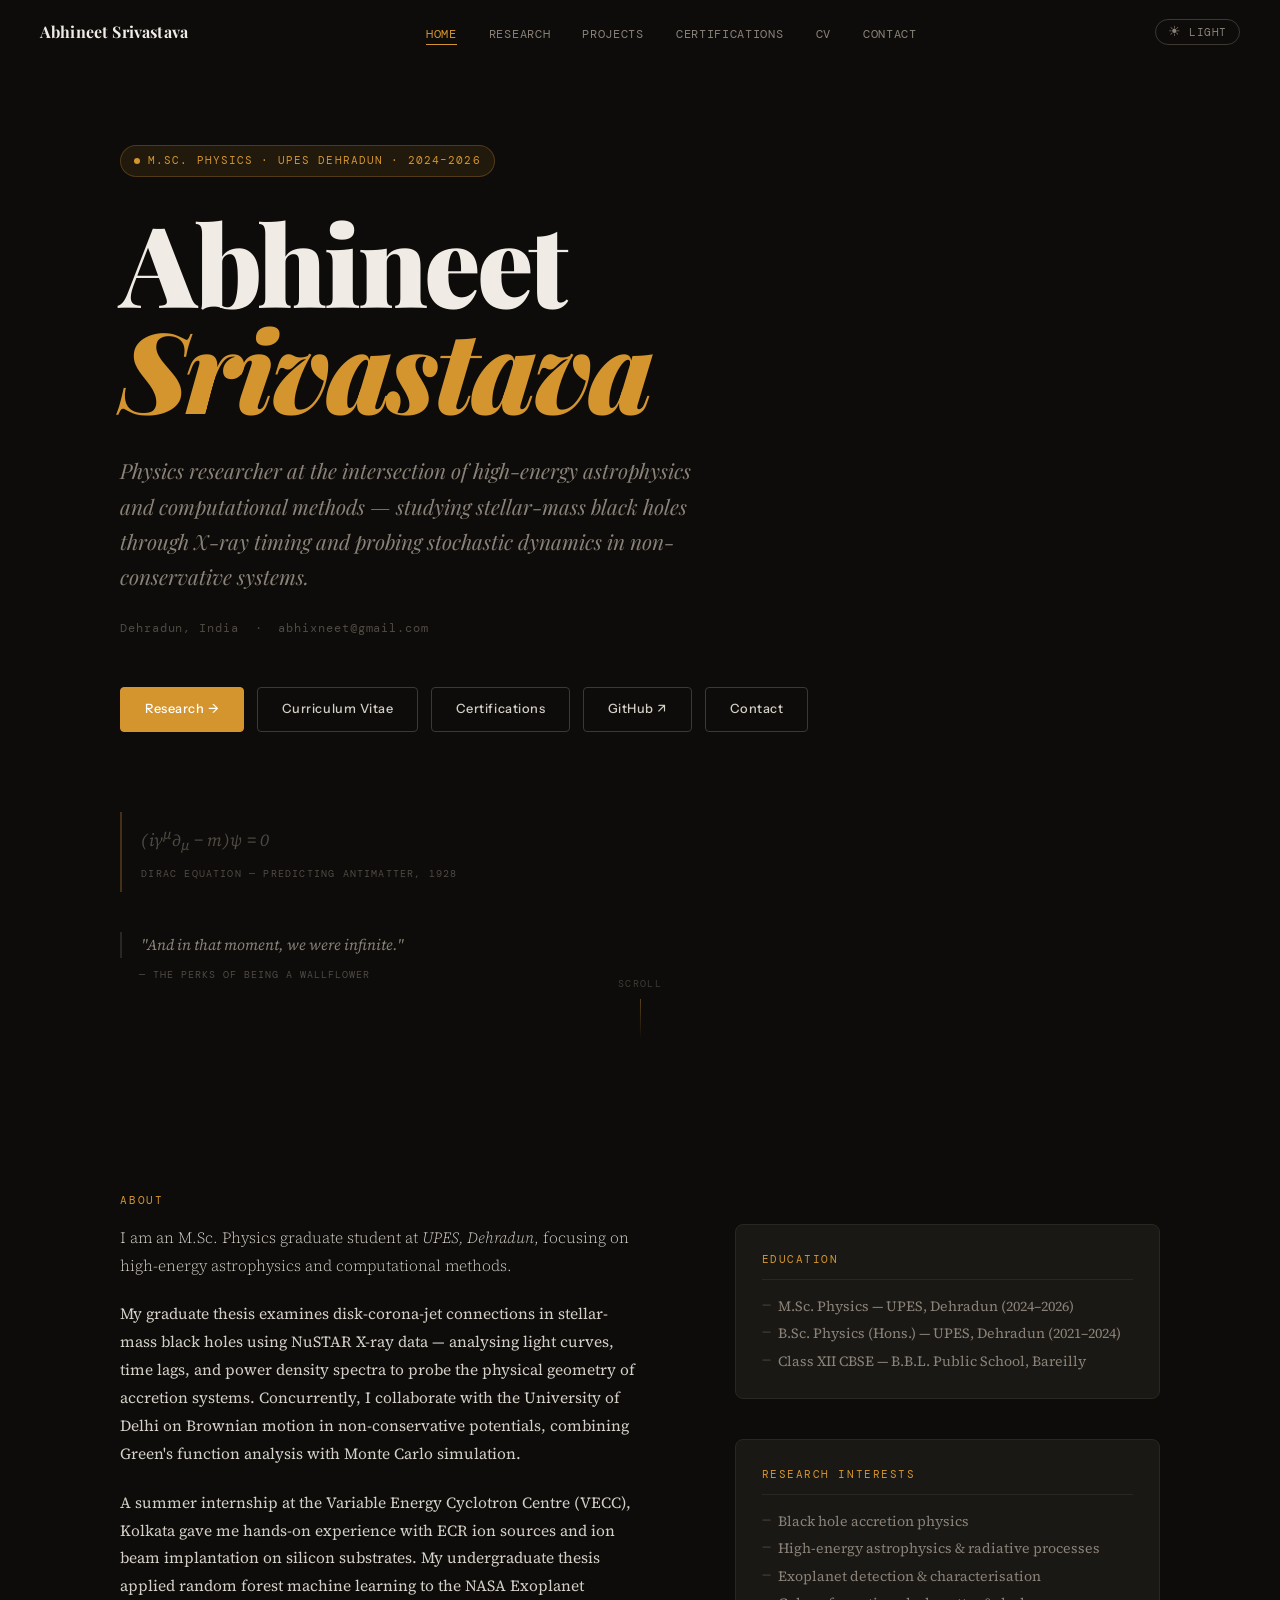
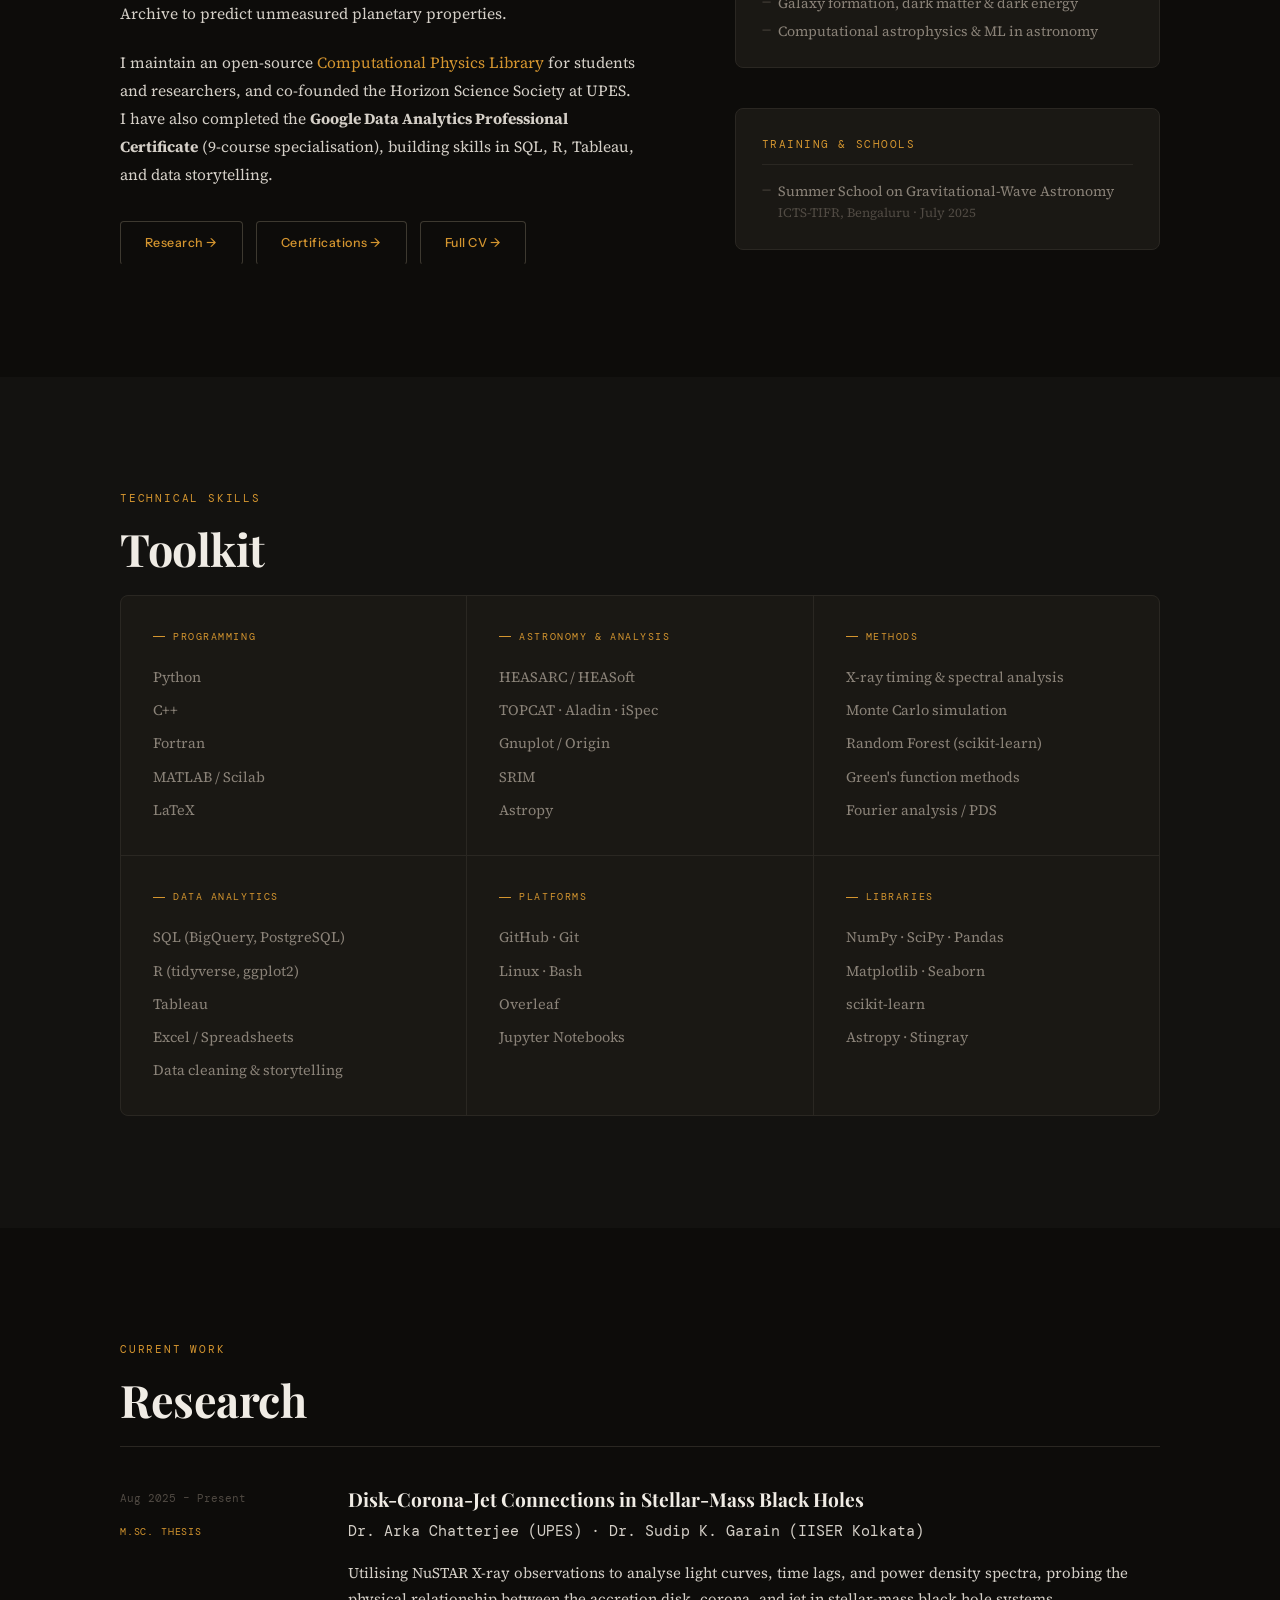
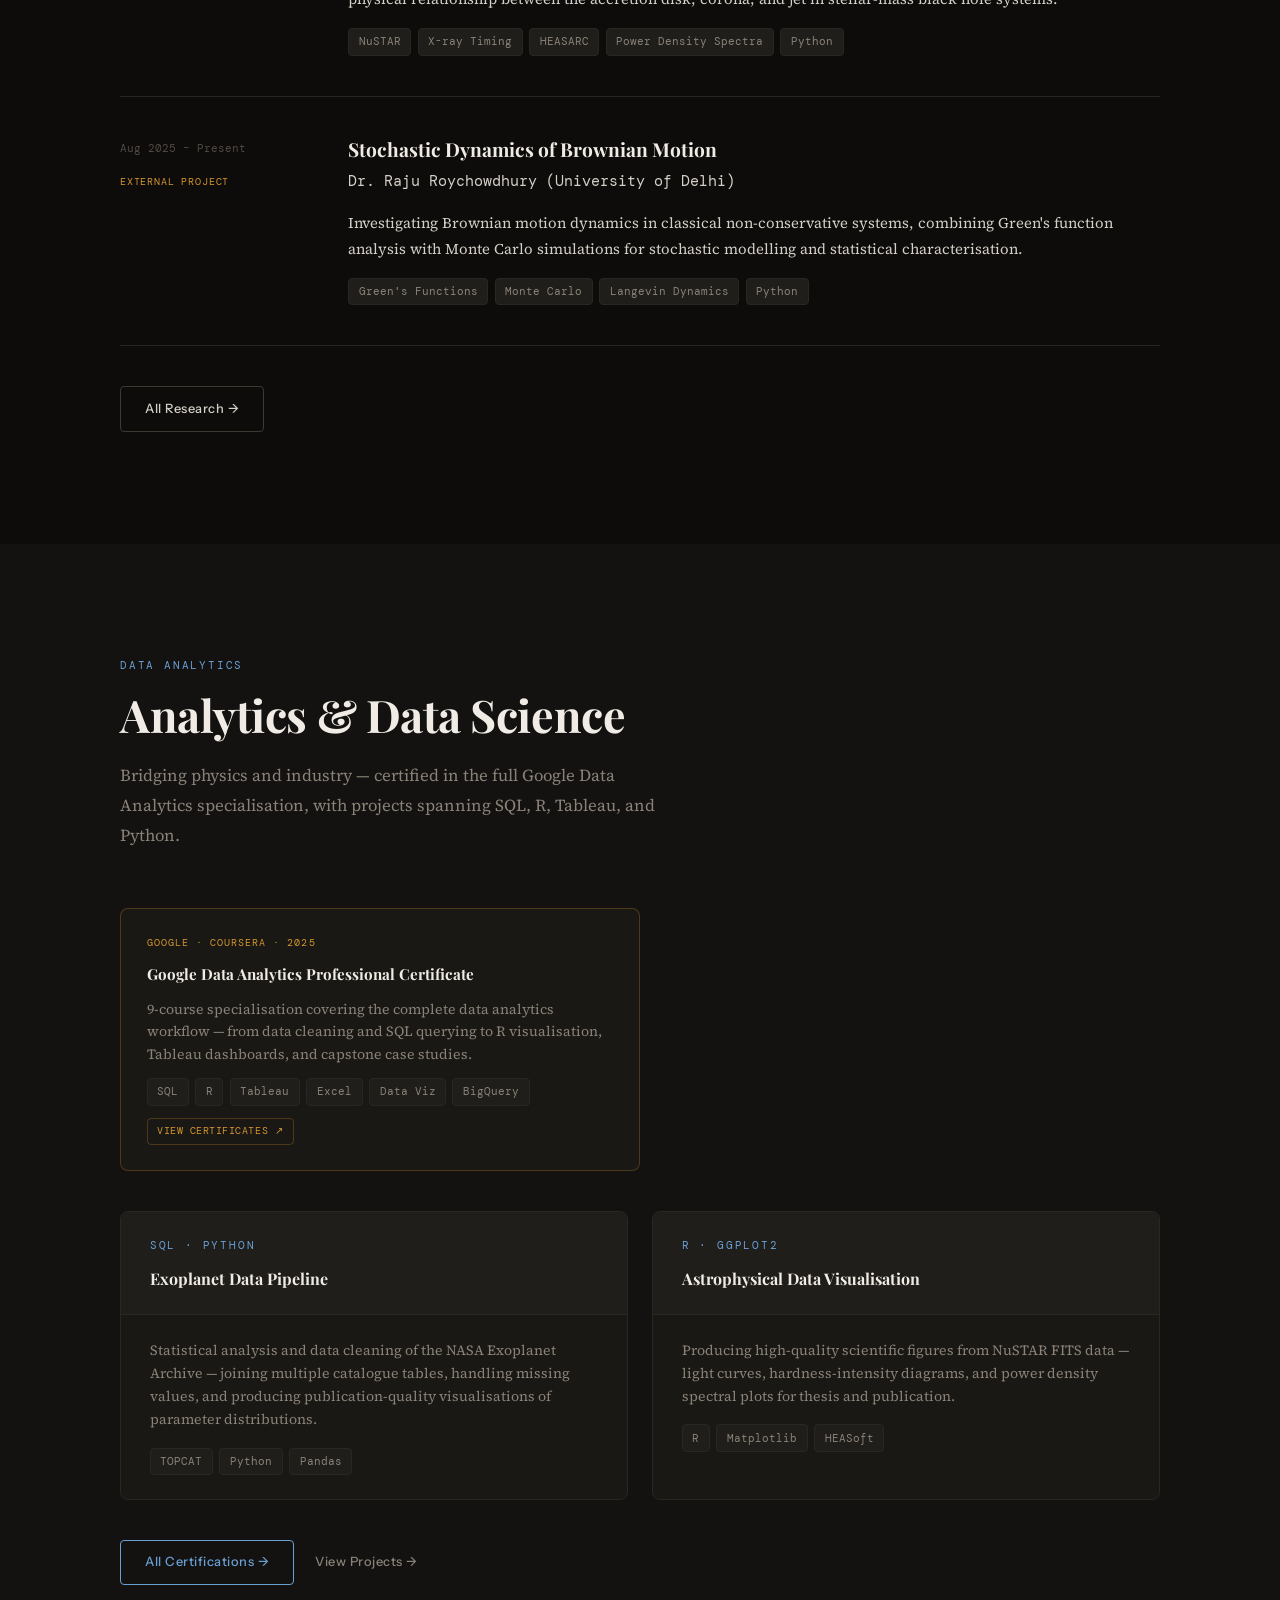
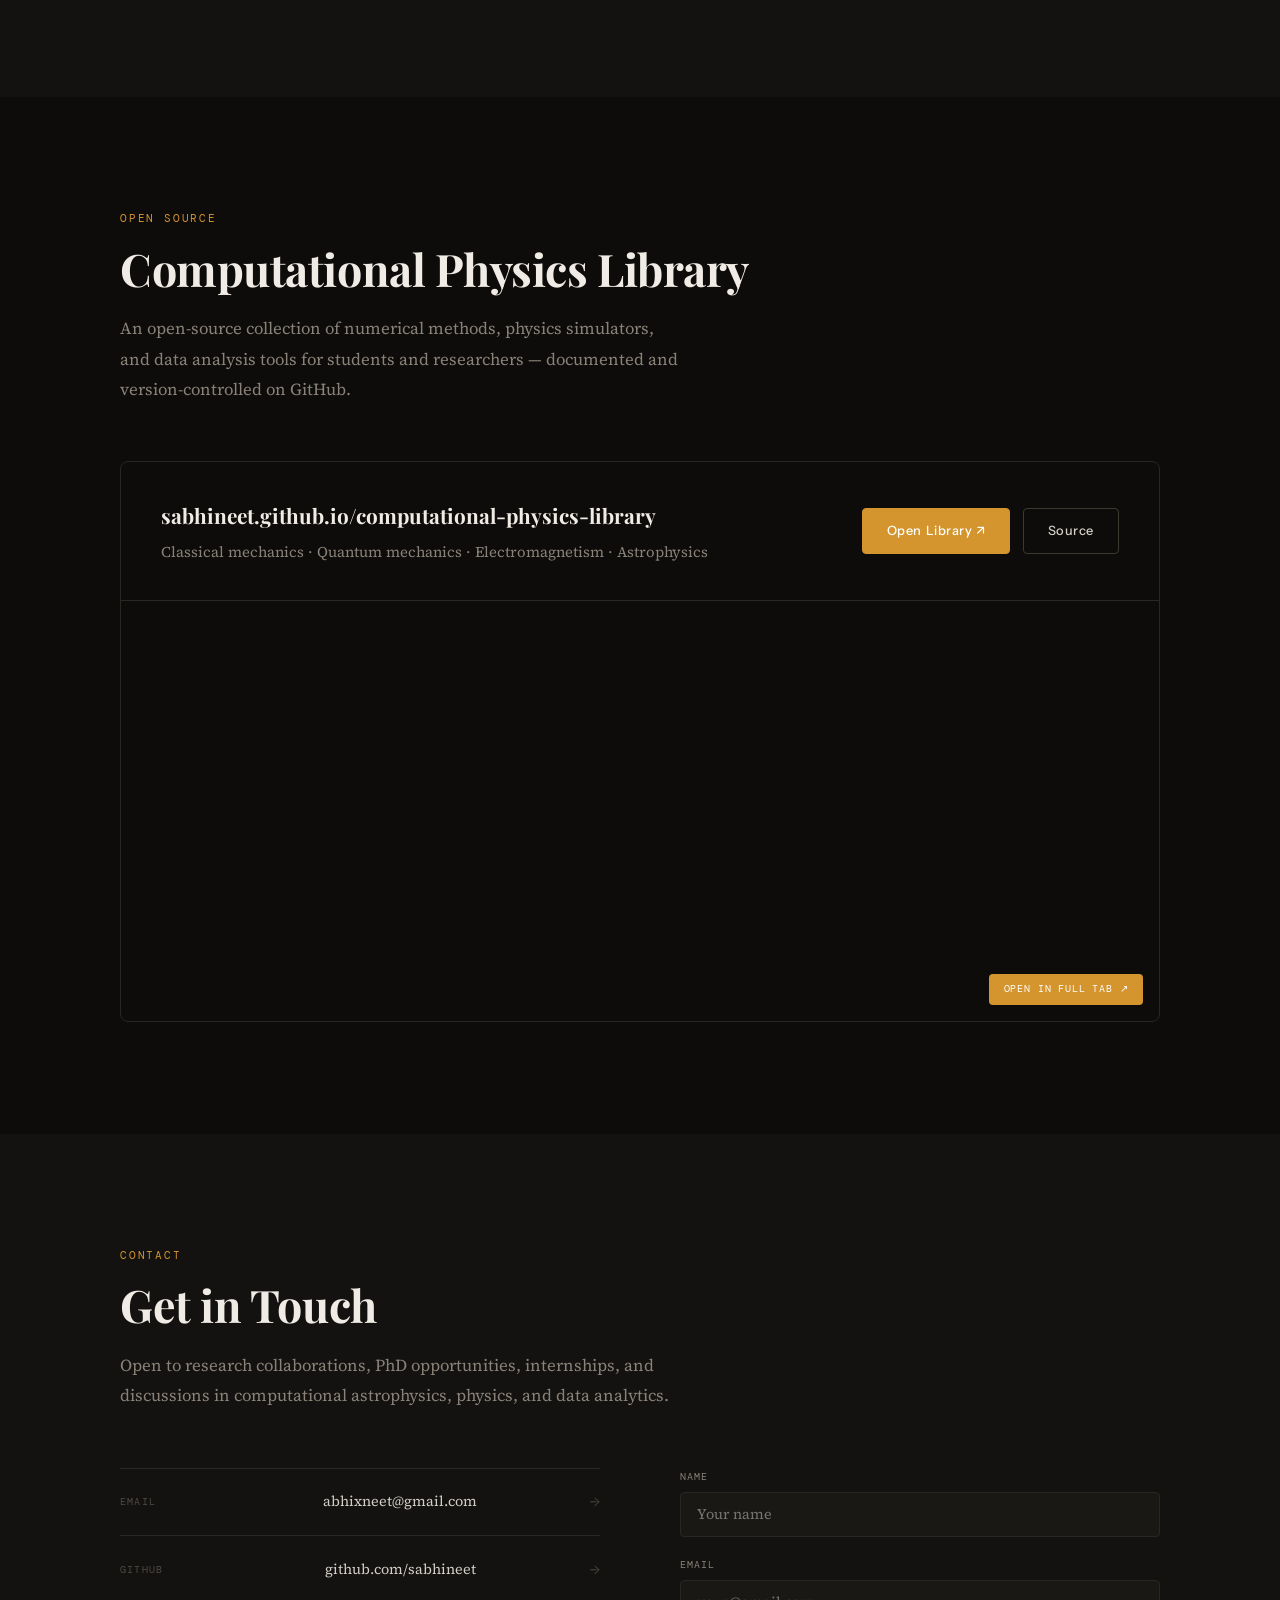
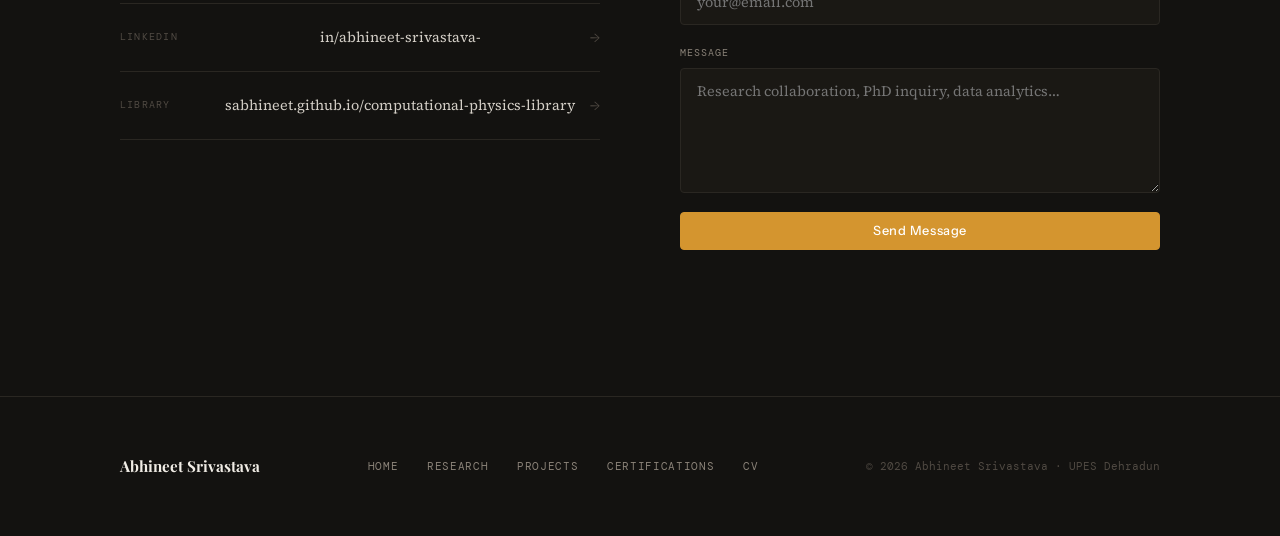
<file: index.html>
<!DOCTYPE html>
<html lang="en">
<head>
  <meta charset="UTF-8" />
  <meta name="viewport" content="width=device-width, initial-scale=1.0" />
  <meta name="description" content="Abhineet Srivastava — M.Sc. Physics researcher at UPES Dehradun specialising in high-energy astrophysics, X-ray timing, and computational physics." />
  <title>Abhineet Srivastava</title>
  <link rel="stylesheet" href="style.css" />
  <script>(function(){var t=localStorage.getItem('theme')||'dark';document.documentElement.setAttribute('data-theme',t);})();</script>
  <link rel="preconnect" href="https://fonts.googleapis.com" />
  <link rel="preconnect" href="https://fonts.gstatic.com" crossorigin />
  <link href="https://fonts.googleapis.com/css2?family=Playfair+Display:ital,wght@0,400;0,600;0,700;0,900;1,400;1,600&family=Source+Serif+4:ital,opsz,wght@0,8..60,300;0,8..60,400;0,8..60,600;1,8..60,300;1,8..60,400&family=DM+Mono:wght@300;400;500&family=Instrument+Sans:wght@400;500;600&display=swap" rel="stylesheet" />
</head>
<body>

  <!-- NAVIGATION -->
  <nav id="navbar">
    <a href="index.html" class="nav-logo">Abhineet Srivastava</a>
    <ul class="nav-links">
      <li><a href="index.html" class="active">Home</a></li>
      <li><a href="research.html">Research</a></li>
      <li><a href="projects.html">Projects</a></li>
      <li><a href="certifications.html">Certifications</a></li>
      <li><a href="cv.html">CV</a></li>
      <li><a href="#contact">Contact</a></li>
    </ul>
    <button class="theme-toggle" id="themeToggle" aria-label="Toggle theme">
      <span class="theme-icon" id="themeIcon">☀</span>
      <span id="themeLabel">Light</span>
    </button>
    <button class="nav-hamburger" id="hamburger" aria-label="Open menu">
      <span></span><span></span><span></span>
    </button>
  </nav>

  <div class="mobile-menu" id="mobileMenu">
    <button class="mobile-close" id="mobileClose">✕</button>
    <ul>
      <li><a href="index.html" class="mobile-link">Home</a></li>
      <li><a href="research.html" class="mobile-link">Research</a></li>
      <li><a href="projects.html" class="mobile-link">Projects</a></li>
      <li><a href="certifications.html" class="mobile-link">Certifications</a></li>
      <li><a href="cv.html" class="mobile-link">CV</a></li>
      <li><a href="#contact" class="mobile-link">Contact</a></li>
    </ul>
  </div>

  <!-- ═══════════════════════════════════════
       HERO — COSMIC
  ═══════════════════════════════════════ -->
  <section id="hero">
    <canvas id="star-canvas" aria-hidden="true"></canvas>

    <div class="hero-inner">
      <div class="hero-status">
        <span class="hero-status-dot"></span>
        M.Sc. Physics · UPES Dehradun · 2024–2026
      </div>

      <h1 class="hero-name">
        Abhineet<br><em>Srivastava</em>
      </h1>

      <p class="hero-tagline">
        Physics researcher at the intersection of high-energy astrophysics
        and computational methods — studying stellar-mass black holes through
        X-ray timing and probing stochastic dynamics in non-conservative systems.
      </p>

      <p class="hero-meta">Dehradun, India &nbsp;·&nbsp; abhixneet@gmail.com</p>

      <div class="hero-cta">
        <a href="research.html" class="btn btn-primary">Research →</a>
        <a href="cv.html" class="btn btn-outline">Curriculum Vitae</a>
        <a href="certifications.html" class="btn btn-outline">Certifications</a>
        <a href="https://github.com/sabhineet" target="_blank" rel="noopener" class="btn btn-outline">GitHub ↗</a>
        <a href="#contact" class="btn btn-outline">Contact</a>
      </div>

      <div class="hero-equation" aria-label="Dirac equation">
        (iγ<sup>μ</sup>∂<sub>μ</sub> − m)ψ = 0
        <span class="hero-equation-caption">Dirac equation — predicting antimatter, 1928</span>
      </div>

      <blockquote class="hero-quote">
        <p>"And in that moment, we were infinite."</p>
        <cite>— The Perks of Being a Wallflower</cite>
      </blockquote>
    </div>

    <div class="hero-scroll" aria-hidden="true">
      <span>Scroll</span>
      <div class="hero-scroll-line"></div>
    </div>
  </section>

  <!-- ═══════════════════════════════════════
       ABOUT
  ═══════════════════════════════════════ -->
  <section id="about" class="section">
    <div class="container">
      <span class="eyebrow">About</span>
      <div class="about-grid">
        <div class="about-text">
          <p class="about-lead">
            I am an M.Sc. Physics graduate student at <em>UPES, Dehradun</em>,
            focusing on high-energy astrophysics and computational methods.
          </p>
          <p>
            My graduate thesis examines disk-corona-jet connections in stellar-mass
            black holes using NuSTAR X-ray data — analysing light curves, time lags,
            and power density spectra to probe the physical geometry of accretion
            systems. Concurrently, I collaborate with the University of Delhi on
            Brownian motion in non-conservative potentials, combining Green's function
            analysis with Monte Carlo simulation.
          </p>
          <p>
            A summer internship at the Variable Energy Cyclotron Centre (VECC), Kolkata
            gave me hands-on experience with ECR ion sources and ion beam implantation
            on silicon substrates. My undergraduate thesis applied random forest
            machine learning to the NASA Exoplanet Archive to predict unmeasured
            planetary properties.
          </p>
          <p>
            I maintain an open-source
            <a href="https://sabhineet.github.io/computational-physics-library/" target="_blank" rel="noopener">Computational Physics Library</a>
            for students and researchers, and co-founded the Horizon Science Society at UPES.
            I have also completed the <strong>Google Data Analytics Professional Certificate</strong>
            (9-course specialisation), building skills in SQL, R, Tableau, and data storytelling.
          </p>
          <div class="about-cta">
            <a href="research.html" class="btn btn-outline" style="font-size:0.78rem">Research →</a>
            <a href="certifications.html" class="btn btn-outline" style="font-size:0.78rem">Certifications →</a>
            <a href="cv.html" class="btn btn-outline" style="font-size:0.78rem">Full CV →</a>
          </div>
        </div>

        <div class="about-details stagger reveal">
          <div class="detail-card">
            <h3>Education</h3>
            <ul>
              <li>M.Sc. Physics — UPES, Dehradun (2024–2026)</li>
              <li>B.Sc. Physics (Hons.) — UPES, Dehradun (2021–2024)</li>
              <li>Class XII CBSE — B.B.L. Public School, Bareilly</li>
            </ul>
          </div>
          <div class="detail-card">
            <h3>Research Interests</h3>
            <ul>
              <li>Black hole accretion physics</li>
              <li>High-energy astrophysics &amp; radiative processes</li>
              <li>Exoplanet detection &amp; characterisation</li>
              <li>Galaxy formation, dark matter &amp; dark energy</li>
              <li>Computational astrophysics &amp; ML in astronomy</li>
            </ul>
          </div>
          <div class="detail-card">
            <h3>Training &amp; Schools</h3>
            <ul>
              <li>Summer School on Gravitational-Wave Astronomy<br>
                <span style="font-size:0.8rem;color:var(--dim)">ICTS-TIFR, Bengaluru · July 2025</span>
              </li>
            </ul>
          </div>
        </div>
      </div>
    </div>
  </section>

  <!-- ═══════════════════════════════════════
       SKILLS
  ═══════════════════════════════════════ -->
  <section id="skills" class="section section-alt">
    <div class="container">
      <span class="eyebrow">Technical Skills</span>
      <h2 class="section-title">Toolkit</h2>

      <div class="skills-grid reveal">
        <div class="skill-group">
          <div class="skill-group-head">Programming</div>
          <ul>
            <li>Python</li>
            <li>C++</li>
            <li>Fortran</li>
            <li>MATLAB / Scilab</li>
            <li>LaTeX</li>
          </ul>
        </div>
        <div class="skill-group">
          <div class="skill-group-head">Astronomy &amp; Analysis</div>
          <ul>
            <li>HEASARC / HEASoft</li>
            <li>TOPCAT · Aladin · iSpec</li>
            <li>Gnuplot / Origin</li>
            <li>SRIM</li>
            <li>Astropy</li>
          </ul>
        </div>
        <div class="skill-group">
          <div class="skill-group-head">Methods</div>
          <ul>
            <li>X-ray timing &amp; spectral analysis</li>
            <li>Monte Carlo simulation</li>
            <li>Random Forest (scikit-learn)</li>
            <li>Green's function methods</li>
            <li>Fourier analysis / PDS</li>
          </ul>
        </div>
        <div class="skill-group">
          <div class="skill-group-head">Data Analytics</div>
          <ul>
            <li>SQL (BigQuery, PostgreSQL)</li>
            <li>R (tidyverse, ggplot2)</li>
            <li>Tableau</li>
            <li>Excel / Spreadsheets</li>
            <li>Data cleaning &amp; storytelling</li>
          </ul>
        </div>
        <div class="skill-group">
          <div class="skill-group-head">Platforms</div>
          <ul>
            <li>GitHub · Git</li>
            <li>Linux · Bash</li>
            <li>Overleaf</li>
            <li>Jupyter Notebooks</li>
          </ul>
        </div>
        <div class="skill-group">
          <div class="skill-group-head">Libraries</div>
          <ul>
            <li>NumPy · SciPy · Pandas</li>
            <li>Matplotlib · Seaborn</li>
            <li>scikit-learn</li>
            <li>Astropy · Stingray</li>
          </ul>
        </div>
      </div>
    </div>
  </section>

  <!-- ═══════════════════════════════════════
       RESEARCH PREVIEW
  ═══════════════════════════════════════ -->
  <section id="research-preview" class="section">
    <div class="container">
      <span class="eyebrow">Current Work</span>
      <h2 class="section-title">Research</h2>

      <div class="research-list">
        <div class="research-item reveal">
          <div class="r-meta">
            <span class="r-period">Aug 2025 – Present</span>
            <span class="r-type">M.Sc. Thesis</span>
          </div>
          <div class="r-body">
            <h3>Disk-Corona-Jet Connections in Stellar-Mass Black Holes</h3>
            <p class="r-supervisor">Dr. Arka Chatterjee (UPES) · Dr. Sudip K. Garain (IISER Kolkata)</p>
            <p>
              Utilising NuSTAR X-ray observations to analyse light curves, time lags,
              and power density spectra, probing the physical relationship between the
              accretion disk, corona, and jet in stellar-mass black hole systems.
            </p>
            <div class="tags-wrap">
              <span class="tag">NuSTAR</span>
              <span class="tag">X-ray Timing</span>
              <span class="tag">HEASARC</span>
              <span class="tag">Power Density Spectra</span>
              <span class="tag">Python</span>
            </div>
          </div>
        </div>

        <div class="research-item reveal">
          <div class="r-meta">
            <span class="r-period">Aug 2025 – Present</span>
            <span class="r-type">External Project</span>
          </div>
          <div class="r-body">
            <h3>Stochastic Dynamics of Brownian Motion</h3>
            <p class="r-supervisor">Dr. Raju Roychowdhury (University of Delhi)</p>
            <p>
              Investigating Brownian motion dynamics in classical non-conservative
              systems, combining Green's function analysis with Monte Carlo simulations
              for stochastic modelling and statistical characterisation.
            </p>
            <div class="tags-wrap">
              <span class="tag">Green's Functions</span>
              <span class="tag">Monte Carlo</span>
              <span class="tag">Langevin Dynamics</span>
              <span class="tag">Python</span>
            </div>
          </div>
        </div>
      </div>

      <div style="margin-top:2.5rem">
        <a href="research.html" class="btn btn-outline">All Research →</a>
      </div>
    </div>
  </section>

  <!-- ═══════════════════════════════════════
       DATA ANALYTICS (NEW)
  ═══════════════════════════════════════ -->
  <section id="analytics" class="section section-alt">
    <div class="container">
      <span class="eyebrow" style="color:var(--sky)">Data Analytics</span>
      <h2 class="section-title">Analytics &amp; Data Science</h2>
      <p class="section-sub">
        Bridging physics and industry — certified in the full Google Data Analytics
        specialisation, with projects spanning SQL, R, Tableau, and Python.
      </p>

      <!-- Google cert highlight -->
      <div class="cert-card reveal" style="max-width:520px;margin-bottom:2.5rem;border-color:var(--border-accent)">
        <span class="cert-org">Google · Coursera · 2025</span>
        <h3>Google Data Analytics Professional Certificate</h3>
        <p style="font-size:0.88rem;color:var(--muted);line-height:1.6">
          9-course specialisation covering the complete data analytics workflow — from
          data cleaning and SQL querying to R visualisation, Tableau dashboards, and
          capstone case studies.
        </p>
        <div class="tags-wrap">
          <span class="tag">SQL</span>
          <span class="tag">R</span>
          <span class="tag">Tableau</span>
          <span class="tag">Excel</span>
          <span class="tag">Data Viz</span>
          <span class="tag">BigQuery</span>
        </div>
        <a href="certifications.html" class="cert-verify">View Certificates ↗</a>
      </div>

      <div class="analytics-grid">
        <div class="analytics-card reveal">
          <div class="analytics-card-header">
            <span class="eyebrow" style="color:var(--sky)">SQL · Python</span>
            <h3>Exoplanet Data Pipeline</h3>
          </div>
          <div class="analytics-card-body">
            <p>
              Statistical analysis and data cleaning of the NASA Exoplanet Archive —
              joining multiple catalogue tables, handling missing values, and producing
              publication-quality visualisations of parameter distributions.
            </p>
            <div class="tags-wrap">
              <span class="tag">TOPCAT</span>
              <span class="tag">Python</span>
              <span class="tag">Pandas</span>
            </div>
          </div>
        </div>

        <div class="analytics-card reveal">
          <div class="analytics-card-header">
            <span class="eyebrow" style="color:var(--sky)">R · ggplot2</span>
            <h3>Astrophysical Data Visualisation</h3>
          </div>
          <div class="analytics-card-body">
            <p>
              Producing high-quality scientific figures from NuSTAR FITS data — light
              curves, hardness-intensity diagrams, and power density spectral plots for
              thesis and publication.
            </p>
            <div class="tags-wrap">
              <span class="tag">R</span>
              <span class="tag">Matplotlib</span>
              <span class="tag">HEASoft</span>
            </div>
          </div>
        </div>
      </div>

      <div style="margin-top:2.5rem">
        <a href="certifications.html" class="btn btn-outline" style="border-color:var(--sky);color:var(--sky)">All Certifications →</a>
        <a href="projects.html" class="btn btn-ghost" style="margin-left:1rem">View Projects →</a>
      </div>
    </div>
  </section>

  <!-- ═══════════════════════════════════════
       OPEN SOURCE
  ═══════════════════════════════════════ -->
  <section id="library" class="section">
    <div class="container">
      <span class="eyebrow">Open Source</span>
      <h2 class="section-title">Computational Physics Library</h2>
      <p class="section-sub">
        An open-source collection of numerical methods, physics simulators,
        and data analysis tools for students and researchers — documented and
        version-controlled on GitHub.
      </p>

      <div class="library-feature reveal">
        <div class="library-feature-header">
          <div>
            <h3>sabhineet.github.io/computational-physics-library</h3>
            <p>Classical mechanics · Quantum mechanics · Electromagnetism · Astrophysics</p>
          </div>
          <div style="display:flex;gap:0.8rem;flex-wrap:wrap;">
            <a href="https://sabhineet.github.io/computational-physics-library/" target="_blank" rel="noopener" class="btn btn-primary">Open Library ↗</a>
            <a href="https://github.com/sabhineet" target="_blank" rel="noopener" class="btn btn-outline">Source</a>
          </div>
        </div>
        <div class="library-iframe-wrap">
          <iframe
            src="https://sabhineet.github.io/computational-physics-library/"
            title="Computational Physics Library"
            class="library-iframe"
            loading="lazy"
            sandbox="allow-scripts allow-same-origin allow-popups"
          ></iframe>
          <a href="https://sabhineet.github.io/computational-physics-library/" target="_blank" rel="noopener" class="iframe-link-overlay">Open in full tab ↗</a>
        </div>
      </div>
    </div>
  </section>

  <!-- ═══════════════════════════════════════
       CONTACT
  ═══════════════════════════════════════ -->
  <section id="contact" class="section section-alt">
    <div class="container">
      <span class="eyebrow">Contact</span>
      <h2 class="section-title">Get in Touch</h2>
      <p class="section-sub">
        Open to research collaborations, PhD opportunities, internships, and
        discussions in computational astrophysics, physics, and data analytics.
      </p>

      <div class="contact-grid">
        <div class="contact-links reveal">
          <a href="mailto:abhixneet@gmail.com" class="contact-row">
            <span class="contact-label">Email</span>
            <span class="contact-value">abhixneet@gmail.com</span>
            <span class="contact-arrow">→</span>
          </a>
          <a href="https://github.com/sabhineet" target="_blank" rel="noopener" class="contact-row">
            <span class="contact-label">GitHub</span>
            <span class="contact-value">github.com/sabhineet</span>
            <span class="contact-arrow">→</span>
          </a>
          <a href="https://www.linkedin.com/in/abhineet-srivastava-/" target="_blank" rel="noopener" class="contact-row">
            <span class="contact-label">LinkedIn</span>
            <span class="contact-value">in/abhineet-srivastava-</span>
            <span class="contact-arrow">→</span>
          </a>
          <a href="https://sabhineet.github.io/computational-physics-library/" target="_blank" rel="noopener" class="contact-row">
            <span class="contact-label">Library</span>
            <span class="contact-value">sabhineet.github.io/computational-physics-library</span>
            <span class="contact-arrow">→</span>
          </a>
        </div>

        <div class="contact-form reveal">
          <div class="form-group">
            <label for="name">Name</label>
            <input type="text" id="name" placeholder="Your name" autocomplete="name" />
          </div>
          <div class="form-group">
            <label for="email">Email</label>
            <input type="email" id="email" placeholder="your@email.com" autocomplete="email" />
          </div>
          <div class="form-group">
            <label for="message">Message</label>
            <textarea id="message" rows="5" placeholder="Research collaboration, PhD inquiry, data analytics…"></textarea>
          </div>
          <button class="btn btn-primary" id="sendBtn" style="width:100%;justify-content:center;">Send Message</button>
          <div id="formFeedback" class="form-feedback"></div>
        </div>
      </div>
    </div>
  </section>

  <footer class="footer">
    <div class="container footer-inner">
      <div class="footer-logo">Abhineet Srivastava</div>
      <nav class="footer-nav">
        <a href="index.html">Home</a>
        <a href="research.html">Research</a>
        <a href="projects.html">Projects</a>
        <a href="certifications.html">Certifications</a>
        <a href="cv.html">CV</a>
      </nav>
      <p class="footer-copy">© 2026 Abhineet Srivastava · UPES Dehradun</p>
    </div>
  </footer>

  <script src="script.js"></script>
</body>
</html>
</file>
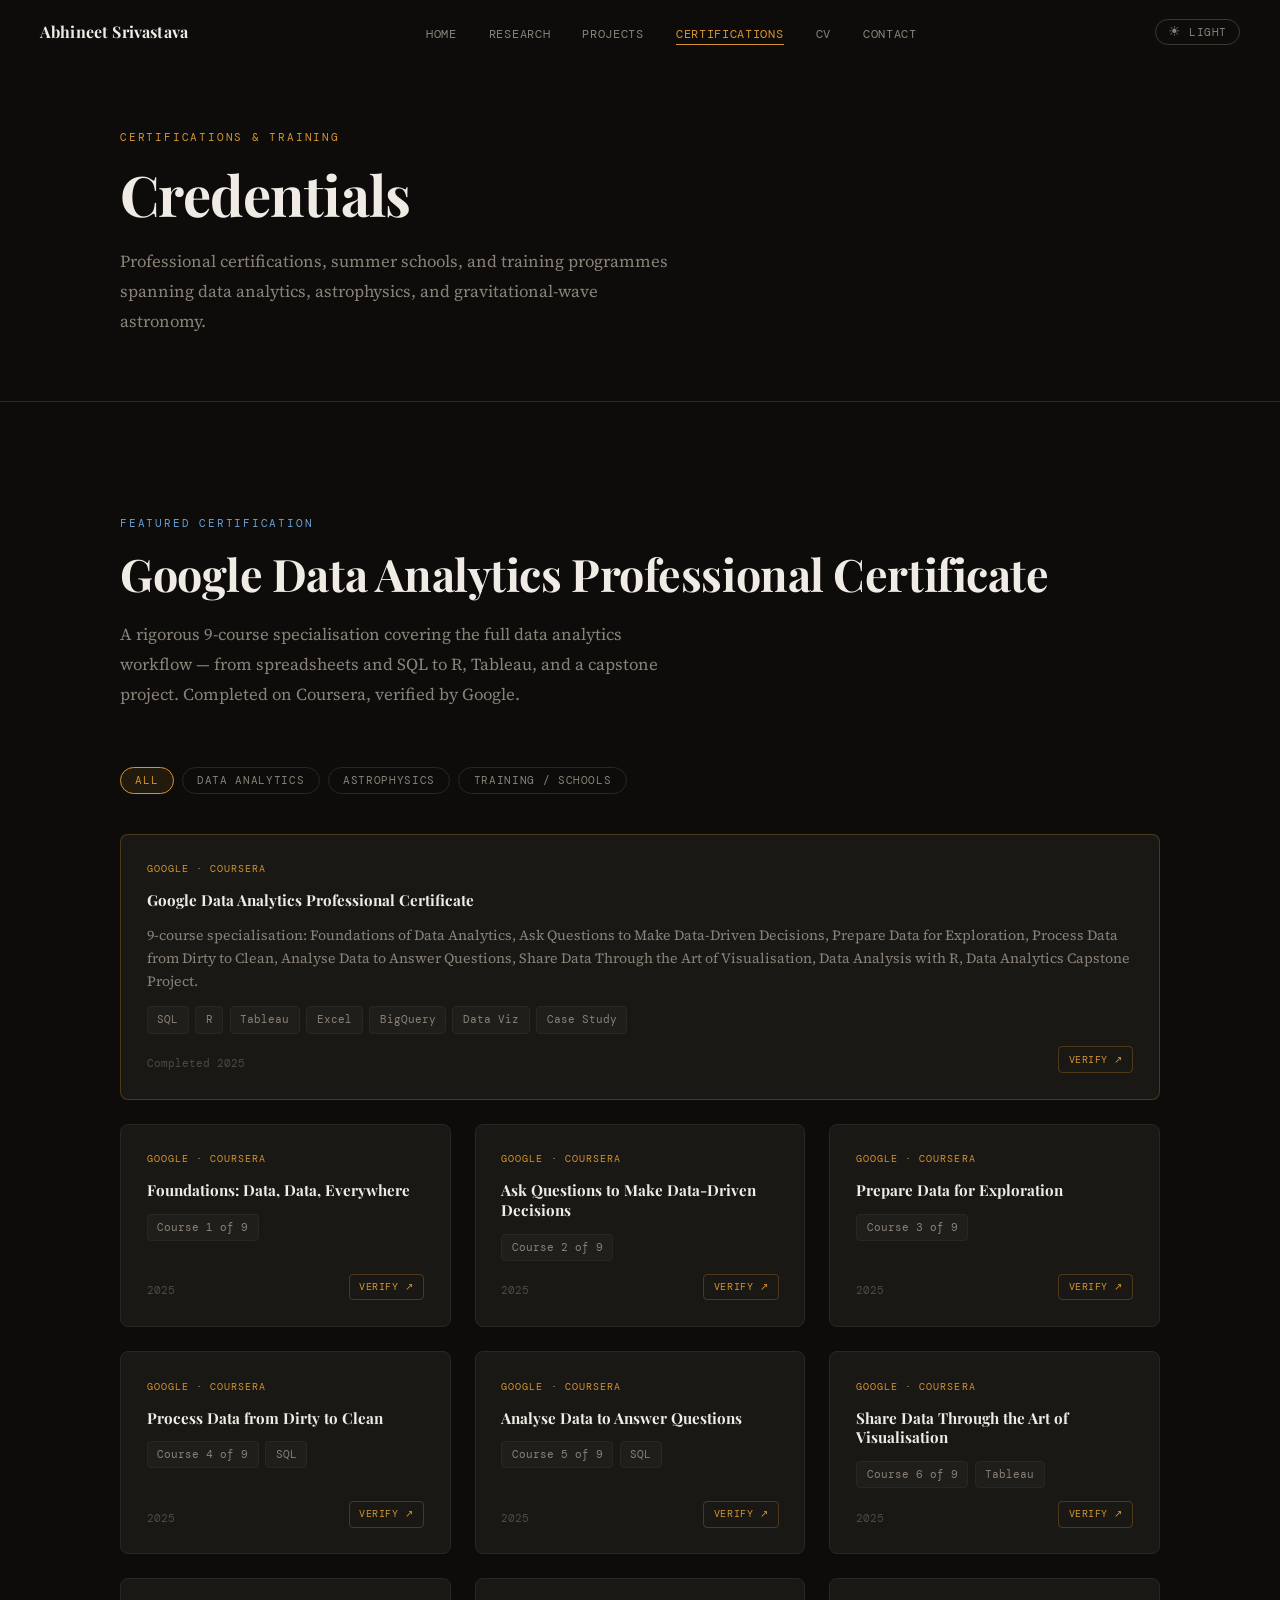
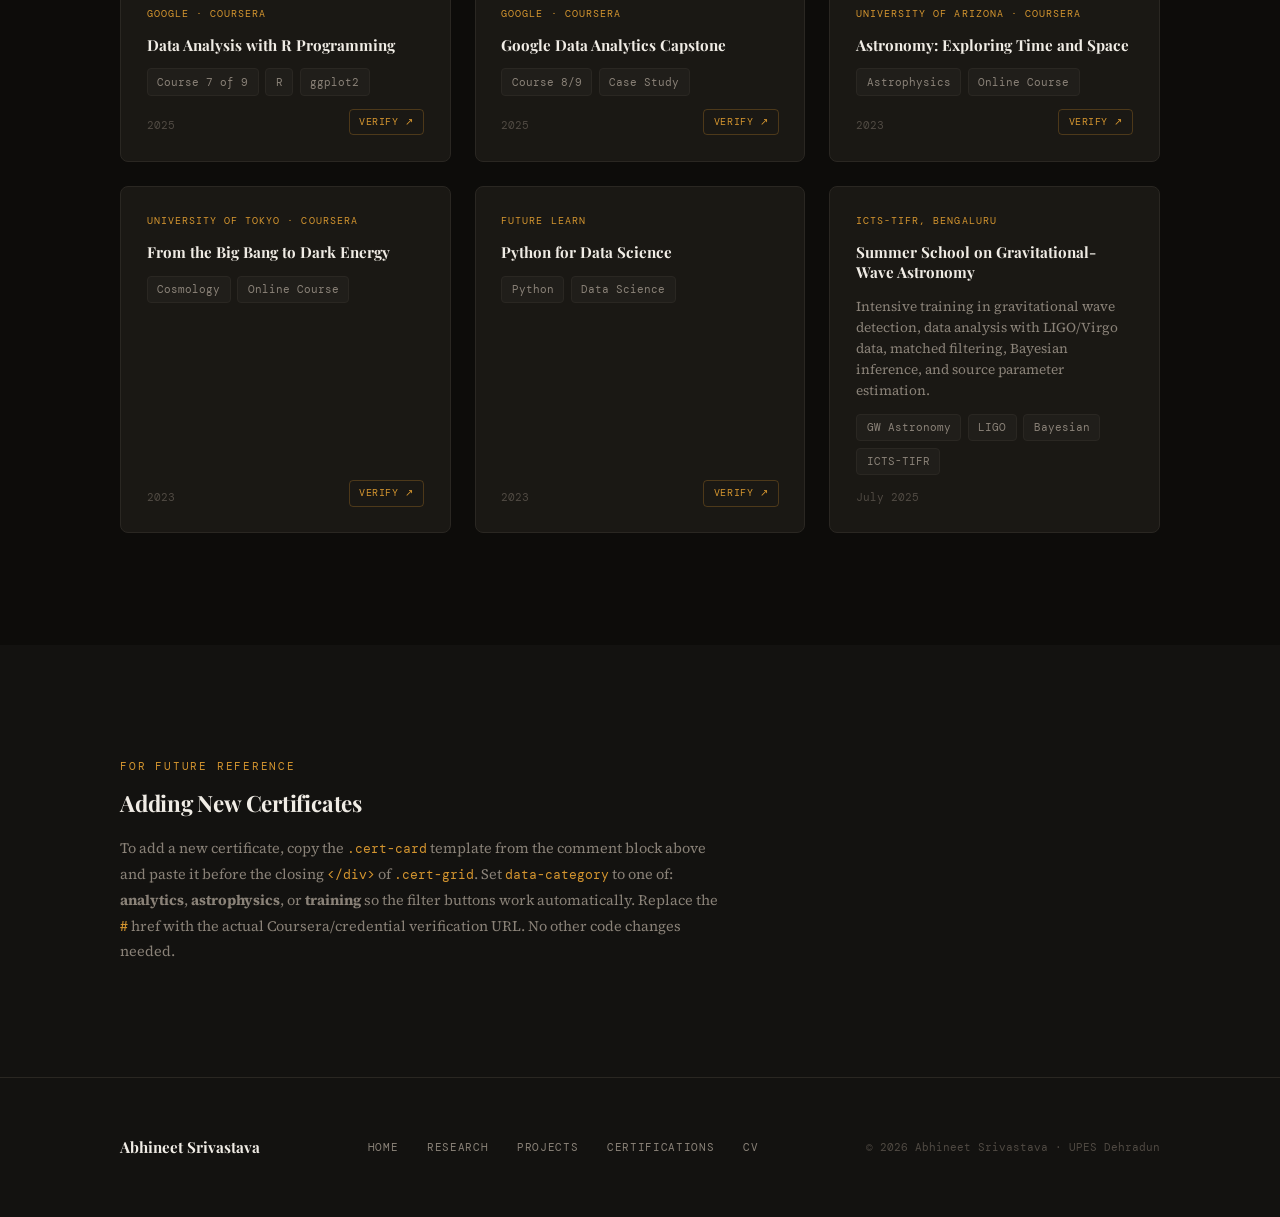
<file: certifications.html>
<!DOCTYPE html>
<html lang="en">
<head>
  <meta charset="UTF-8" />
  <meta name="viewport" content="width=device-width, initial-scale=1.0" />
  <title>Certifications — Abhineet Srivastava</title>
  <link rel="stylesheet" href="style.css" />
  <script>(function(){var t=localStorage.getItem('theme')||'dark';document.documentElement.setAttribute('data-theme',t);})();</script>
  <link rel="preconnect" href="https://fonts.googleapis.com" />
  <link rel="preconnect" href="https://fonts.gstatic.com" crossorigin />
  <link href="https://fonts.googleapis.com/css2?family=Playfair+Display:ital,wght@0,400;0,600;0,700;0,900;1,400;1,600&family=Source+Serif+4:ital,opsz,wght@0,8..60,300;0,8..60,400;0,8..60,600;1,8..60,300;1,8..60,400&family=DM+Mono:wght@300;400;500&family=Instrument+Sans:wght@400;500;600&display=swap" rel="stylesheet" />
</head>
<body>

  <nav id="navbar">
    <a href="index.html" class="nav-logo">Abhineet Srivastava</a>
    <ul class="nav-links">
      <li><a href="index.html">Home</a></li>
      <li><a href="research.html">Research</a></li>
      <li><a href="projects.html">Projects</a></li>
      <li><a href="certifications.html" class="active">Certifications</a></li>
      <li><a href="cv.html">CV</a></li>
      <li><a href="index.html#contact">Contact</a></li>
    </ul>
    <button class="theme-toggle" id="themeToggle" aria-label="Toggle theme">
      <span class="theme-icon" id="themeIcon">☀</span>
      <span id="themeLabel">Light</span>
    </button>
    <button class="nav-hamburger" id="hamburger" aria-label="Open menu">
      <span></span><span></span><span></span>
    </button>
  </nav>

  <div class="mobile-menu" id="mobileMenu">
    <button class="mobile-close" id="mobileClose">✕</button>
    <ul>
      <li><a href="index.html" class="mobile-link">Home</a></li>
      <li><a href="research.html" class="mobile-link">Research</a></li>
      <li><a href="projects.html" class="mobile-link">Projects</a></li>
      <li><a href="certifications.html" class="mobile-link">Certifications</a></li>
      <li><a href="cv.html" class="mobile-link">CV</a></li>
      <li><a href="index.html#contact" class="mobile-link">Contact</a></li>
    </ul>
  </div>

  <!-- PAGE HERO -->
  <section class="page-hero">
    <div class="container">
      <div class="page-hero-inner">
        <span class="eyebrow">Certifications &amp; Training</span>
        <h1 class="section-title" style="font-size:clamp(2.2rem,5vw,3.5rem)">
          Credentials
        </h1>
        <p class="section-sub" style="margin-bottom:0">
          Professional certifications, summer schools, and training programmes
          spanning data analytics, astrophysics, and gravitational-wave astronomy.
        </p>
      </div>
    </div>
  </section>

  <!-- FEATURED — GOOGLE DATA ANALYTICS -->
  <section class="section">
    <div class="container">
      <span class="eyebrow" style="color:var(--sky)">Featured Certification</span>
      <h2 class="section-title">Google Data Analytics Professional Certificate</h2>
      <p class="section-sub">
        A rigorous 9-course specialisation covering the full data analytics workflow — from
        spreadsheets and SQL to R, Tableau, and a capstone project.
        Completed on Coursera, verified by Google.
      </p>

      <!-- FILTER BUTTONS -->
      <div class="cert-filter">
        <button class="filter-btn active" data-filter="all">All</button>
        <button class="filter-btn" data-filter="analytics">Data Analytics</button>
        <button class="filter-btn" data-filter="astrophysics">Astrophysics</button>
        <button class="filter-btn" data-filter="training">Training / Schools</button>
      </div>

      <div class="cert-grid">

        <!-- ── Google Professional Certificate ── -->
        <div class="cert-card reveal" data-category="analytics" style="border-color:var(--border-accent);grid-column:1/-1">
          <span class="cert-org">Google · Coursera</span>
          <h3>Google Data Analytics Professional Certificate</h3>
          <p style="font-size:0.88rem;color:var(--muted);line-height:1.65">
            9-course specialisation: Foundations of Data Analytics, Ask Questions to Make
            Data-Driven Decisions, Prepare Data for Exploration, Process Data from Dirty to
            Clean, Analyse Data to Answer Questions, Share Data Through the Art of
            Visualisation, Data Analysis with R, Data Analytics Capstone Project.
          </p>
          <div class="tags-wrap">
            <span class="tag">SQL</span><span class="tag">R</span><span class="tag">Tableau</span>
            <span class="tag">Excel</span><span class="tag">BigQuery</span><span class="tag">Data Viz</span>
            <span class="tag">Case Study</span>
          </div>
          <div style="display:flex;justify-content:space-between;align-items:center;flex-wrap:wrap;gap:0.8rem;margin-top:auto">
            <span class="cert-date">Completed 2025</span>
            <!-- Replace # with your actual Coursera verification URL -->
            <a href="https://coursera.org/share/5df8dd887adda0b85095abcd6ceead62" target="_blank" rel="noopener" class="cert-verify">Verify ↗</a>
          </div>
        </div>

        <!-- ── Individual course certs — add/edit freely ── -->
        <div class="cert-card reveal" data-category="analytics">
          <span class="cert-org">Google · Coursera</span>
          <h3>Foundations: Data, Data, Everywhere</h3>
          <div class="tags-wrap"><span class="tag">Course 1 of 9</span></div>
          <div style="display:flex;justify-content:space-between;align-items:center;margin-top:auto">
            <span class="cert-date">2025</span>
            <a href="https://coursera.org/share/a81b463bd0f4668f86ea1107ed2b8285" target="_blank" rel="noopener" class="cert-verify">Verify ↗</a>
          </div>
        </div>

        <div class="cert-card reveal" data-category="analytics">
          <span class="cert-org">Google · Coursera</span>
          <h3>Ask Questions to Make Data-Driven Decisions</h3>
          <div class="tags-wrap"><span class="tag">Course 2 of 9</span></div>
          <div style="display:flex;justify-content:space-between;align-items:center;margin-top:auto">
            <span class="cert-date">2025</span>
            <a href="https://coursera.org/share/e45ce19b382cbea9728917153e49b6af" target="_blank" rel="noopener" class="cert-verify">Verify ↗</a>
          </div>
        </div>

        <div class="cert-card reveal" data-category="analytics">
          <span class="cert-org">Google · Coursera</span>
          <h3>Prepare Data for Exploration</h3>
          <div class="tags-wrap"><span class="tag">Course 3 of 9</span></div>
          <div style="display:flex;justify-content:space-between;align-items:center;margin-top:auto">
            <span class="cert-date">2025</span>
            <a href="https://coursera.org/share/32e363125afa323b27bef3b454f2426f" target="_blank" rel="noopener" class="cert-verify">Verify ↗</a>
          </div>
        </div>

        <div class="cert-card reveal" data-category="analytics">
          <span class="cert-org">Google · Coursera</span>
          <h3>Process Data from Dirty to Clean</h3>
          <div class="tags-wrap"><span class="tag">Course 4 of 9</span><span class="tag">SQL</span></div>
          <div style="display:flex;justify-content:space-between;align-items:center;margin-top:auto">
            <span class="cert-date">2025</span>
            <a href="https://coursera.org/share/c5ea7225722b0c16ebf8ec5a224e25c7" target="_blank" rel="noopener" class="cert-verify">Verify ↗</a>
          </div>
        </div>

        <div class="cert-card reveal" data-category="analytics">
          <span class="cert-org">Google · Coursera</span>
          <h3>Analyse Data to Answer Questions</h3>
          <div class="tags-wrap"><span class="tag">Course 5 of 9</span><span class="tag">SQL</span></div>
          <div style="display:flex;justify-content:space-between;align-items:center;margin-top:auto">
            <span class="cert-date">2025</span>
            <a href="https://coursera.org/share/aee0198f5c373bdb947f2182de3d0221" target="_blank" rel="noopener" class="cert-verify">Verify ↗</a>
          </div>
        </div>

        <div class="cert-card reveal" data-category="analytics">
          <span class="cert-org">Google · Coursera</span>
          <h3>Share Data Through the Art of Visualisation</h3>
          <div class="tags-wrap"><span class="tag">Course 6 of 9</span><span class="tag">Tableau</span></div>
          <div style="display:flex;justify-content:space-between;align-items:center;margin-top:auto">
            <span class="cert-date">2025</span>
            <a href="https://coursera.org/share/f4a1ade6eee914bd2f93ab7bd17eaea2" target="_blank" rel="noopener" class="cert-verify">Verify ↗</a>
          </div>
        </div>

        <div class="cert-card reveal" data-category="analytics">
          <span class="cert-org">Google · Coursera</span>
          <h3>Data Analysis with R Programming</h3>
          <div class="tags-wrap"><span class="tag">Course 7 of 9</span><span class="tag">R</span><span class="tag">ggplot2</span></div>
          <div style="display:flex;justify-content:space-between;align-items:center;margin-top:auto">
            <span class="cert-date">2025</span>
            <a href="https://coursera.org/share/edd40706d232b91269073266b83a27a7" target="_blank" rel="noopener" class="cert-verify">Verify ↗</a>
          </div>
        </div>

        <div class="cert-card reveal" data-category="analytics">
          <span class="cert-org">Google · Coursera</span>
          <h3>Google Data Analytics Capstone</h3>
          <div class="tags-wrap"><span class="tag">Course 8/9</span><span class="tag">Case Study</span></div>
          <div style="display:flex;justify-content:space-between;align-items:center;margin-top:auto">
            <span class="cert-date">2025</span>
            <a href="https://coursera.org/share/8c35d5630e4f8a3bd9bc3d9e2a369d1a" target="_blank" rel="noopener" class="cert-verify">Verify ↗</a>
          </div>
        </div>

        <!-- ── Astronomy / Coursera ── -->
        <div class="cert-card reveal" data-category="astrophysics">
          <span class="cert-org">University of Arizona · Coursera</span>
          <h3>Astronomy: Exploring Time and Space</h3>
          <div class="tags-wrap"><span class="tag">Astrophysics</span><span class="tag">Online Course</span></div>
          <div style="display:flex;justify-content:space-between;align-items:center;margin-top:auto">
            <span class="cert-date">2023</span>
            <a href="https://coursera.org/share/6b8ab77c64bcf06f97867154a08473bf" target="_blank" rel="noopener" class="cert-verify">Verify ↗</a>
          </div>
        </div>

        <div class="cert-card reveal" data-category="astrophysics">
          <span class="cert-org">University of Tokyo · Coursera</span>
          <h3>From the Big Bang to Dark Energy</h3>
          <div class="tags-wrap"><span class="tag">Cosmology</span><span class="tag">Online Course</span></div>
          <div style="display:flex;justify-content:space-between;align-items:center;margin-top:auto">
            <span class="cert-date">2023</span>
            <a href="https://coursera.org/share/5afea95330efe3eb4d697ff08dcf3d75" target="_blank" rel="noopener" class="cert-verify">Verify ↗</a>
          </div>
        </div>

        <div class="cert-card reveal" data-category="astrophysics">
          <span class="cert-org">Future Learn</span>
          <h3>Python for Data Science</h3>
          <div class="tags-wrap"><span class="tag">Python</span><span class="tag">Data Science</span></div>
          <div style="display:flex;justify-content:space-between;align-items:center;margin-top:auto">
            <span class="cert-date">2023</span>
            <a href="https://www.futurelearn.com/certificates/asedw9z" target="_blank" rel="noopener" class="cert-verify">Verify ↗</a>
          </div>
        </div>

        <!-- ── Schools / Training ── -->
        <div class="cert-card reveal" data-category="training">
          <span class="cert-org">ICTS-TIFR, Bengaluru</span>
          <h3>Summer School on Gravitational-Wave Astronomy</h3>
          <p style="font-size:0.85rem;color:var(--muted);line-height:1.55">
            Intensive training in gravitational wave detection, data analysis with LIGO/Virgo
            data, matched filtering, Bayesian inference, and source parameter estimation.
          </p>
          <div class="tags-wrap">
            <span class="tag">GW Astronomy</span><span class="tag">LIGO</span>
            <span class="tag">Bayesian</span><span class="tag">ICTS-TIFR</span>
          </div>
          <div style="display:flex;justify-content:space-between;align-items:center;flex-wrap:wrap;gap:0.5rem;margin-top:auto">
            <span class="cert-date">July 2025</span>
          </div>
        </div>

        <!-- ── Placeholder for future certs — duplicate and fill in ──
        <div class="cert-card reveal" data-category="analytics">
          <span class="cert-org">Organisation · Platform</span>
          <h3>Certificate Name</h3>
          <div class="tags-wrap"><span class="tag">Tag</span></div>
          <div style="display:flex;justify-content:space-between;align-items:center;margin-top:auto">
            <span class="cert-date">Year</span>
            <a href="VERIFICATION_URL" target="_blank" rel="noopener" class="cert-verify">Verify ↗</a>
          </div>
        </div>
        -->

      </div>
    </div>
  </section>

  <!-- HOW TO ADD CERTS -->
  <section class="section section-alt">
    <div class="container">
      <span class="eyebrow">For Future Reference</span>
      <h2 class="section-title" style="font-size:1.4rem">Adding New Certificates</h2>
      <p style="font-size:0.9rem;color:var(--muted);max-width:600px;line-height:1.8">
        To add a new certificate, copy the <code style="font-family:var(--font-mono);font-size:0.82rem;color:var(--accent)">.cert-card</code>
        template from the comment block above and paste it before the closing
        <code style="font-family:var(--font-mono);font-size:0.82rem;color:var(--accent)">&lt;/div&gt;</code>
        of <code style="font-family:var(--font-mono);font-size:0.82rem;color:var(--accent)">.cert-grid</code>.
        Set <code style="font-family:var(--font-mono);font-size:0.82rem;color:var(--accent)">data-category</code>
        to one of: <strong>analytics</strong>, <strong>astrophysics</strong>, or <strong>training</strong>
        so the filter buttons work automatically. Replace the <code style="font-family:var(--font-mono);font-size:0.82rem;color:var(--accent)">#</code>
        href with the actual Coursera/credential verification URL.
        No other code changes needed.
      </p>
    </div>
  </section>

  <footer class="footer">
    <div class="container footer-inner">
      <div class="footer-logo">Abhineet Srivastava</div>
      <nav class="footer-nav">
        <a href="index.html">Home</a>
        <a href="research.html">Research</a>
        <a href="projects.html">Projects</a>
        <a href="certifications.html">Certifications</a>
        <a href="cv.html">CV</a>
      </nav>
      <p class="footer-copy">© 2026 Abhineet Srivastava · UPES Dehradun</p>
    </div>
  </footer>

  <script src="script.js"></script>
</body>
</html>
</file>
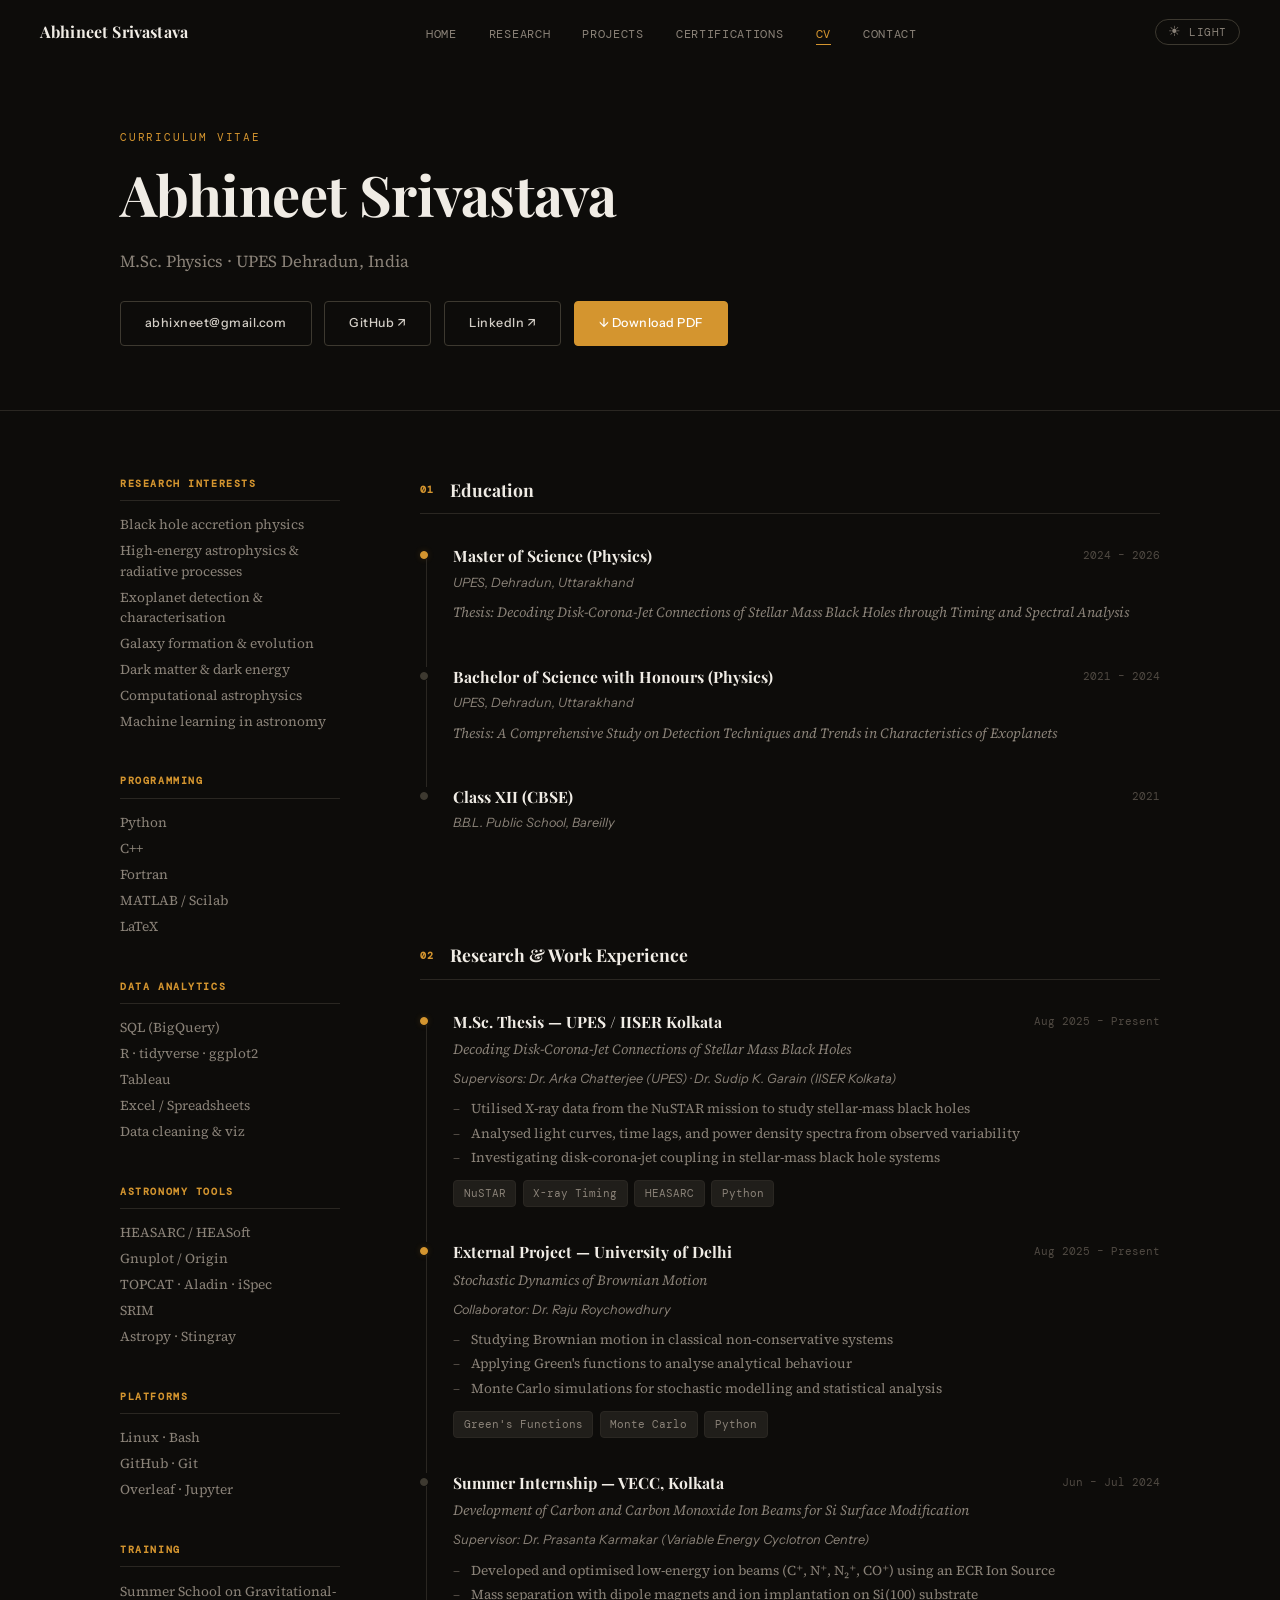
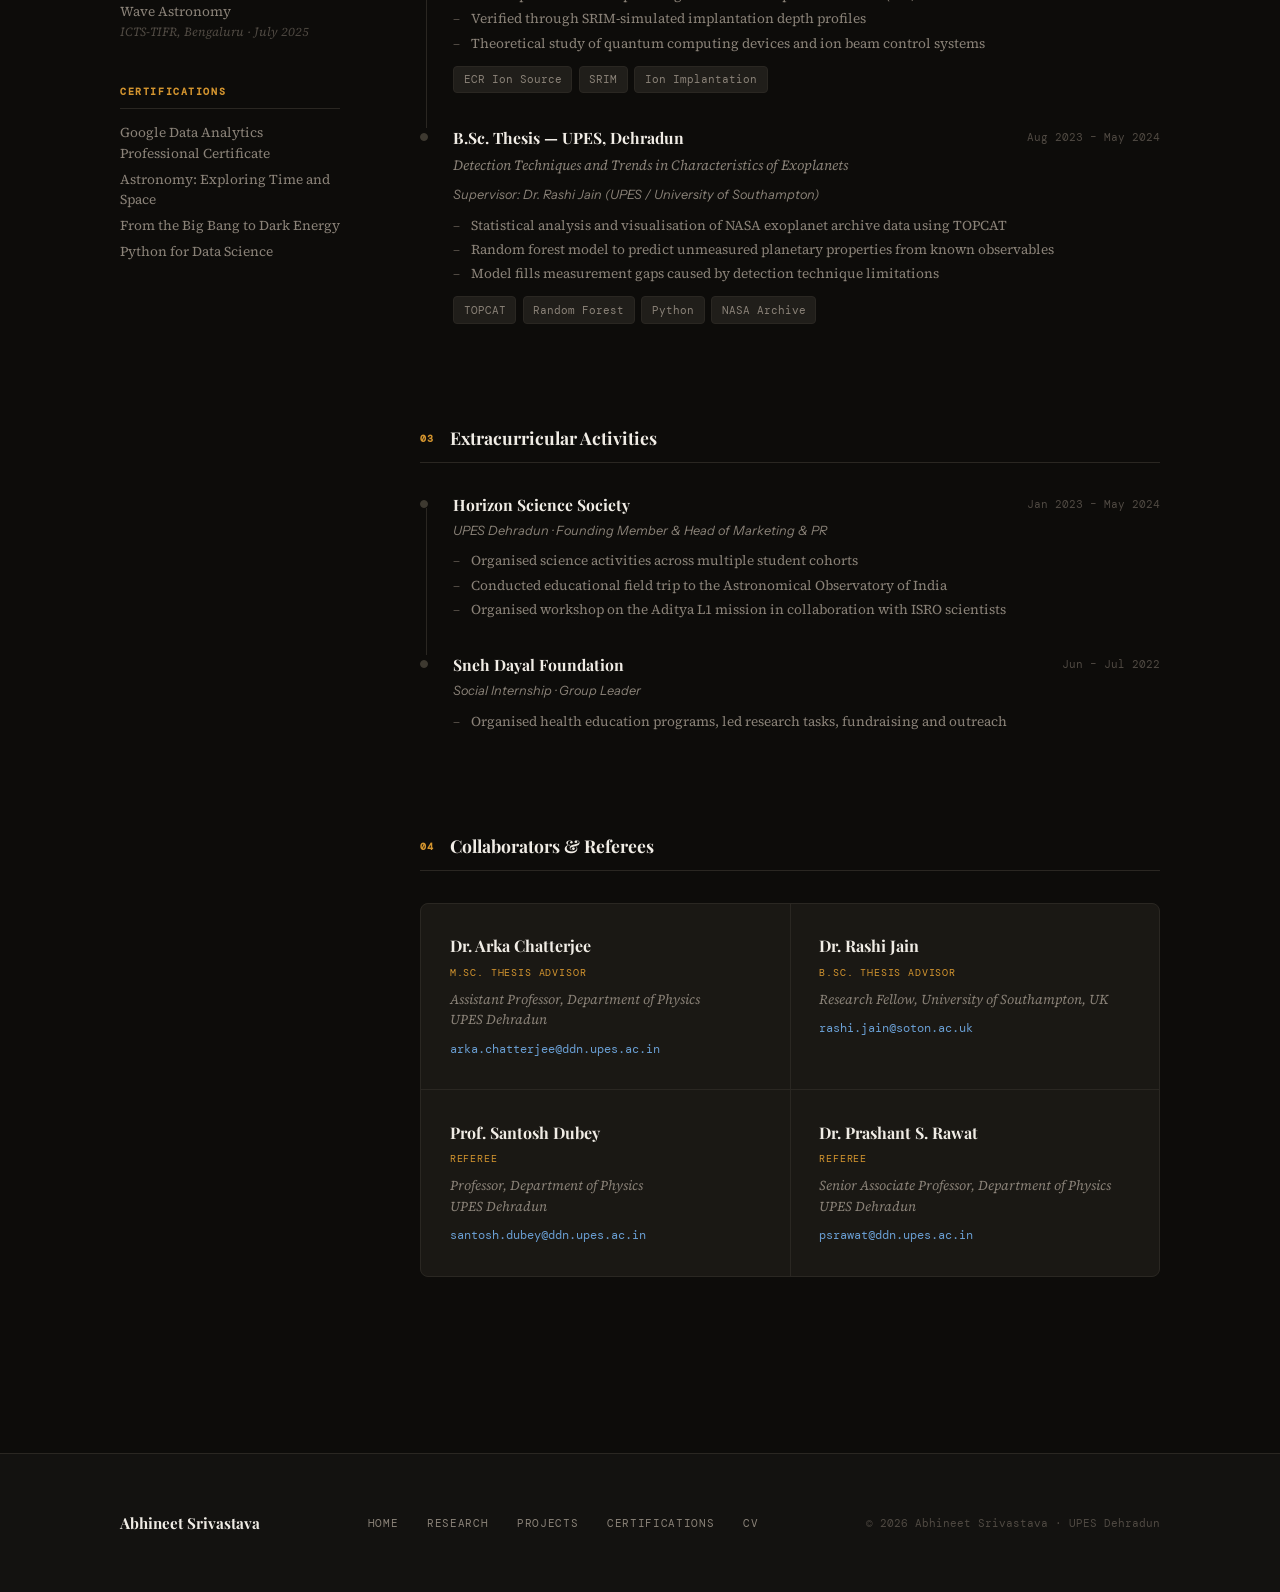
<file: cv.html>
<!DOCTYPE html>
<html lang="en">
<head>
  <meta charset="UTF-8" />
  <meta name="viewport" content="width=device-width, initial-scale=1.0" />
  <title>CV — Abhineet Srivastava</title>
  <link rel="stylesheet" href="style.css" />
  <script>(function(){var t=localStorage.getItem('theme')||'dark';document.documentElement.setAttribute('data-theme',t);})();</script>
  <link rel="preconnect" href="https://fonts.googleapis.com" />
  <link rel="preconnect" href="https://fonts.gstatic.com" crossorigin />
  <link href="https://fonts.googleapis.com/css2?family=Playfair+Display:ital,wght@0,400;0,600;0,700;0,900;1,400;1,600&family=Source+Serif+4:ital,opsz,wght@0,8..60,300;0,8..60,400;0,8..60,600;1,8..60,300;1,8..60,400&family=DM+Mono:wght@300;400;500&family=Instrument+Sans:wght@400;500;600&display=swap" rel="stylesheet" />
</head>
<body>

  <nav id="navbar">
    <a href="index.html" class="nav-logo">Abhineet Srivastava</a>
    <ul class="nav-links">
      <li><a href="index.html">Home</a></li>
      <li><a href="research.html">Research</a></li>
      <li><a href="projects.html">Projects</a></li>
      <li><a href="certifications.html">Certifications</a></li>
      <li><a href="cv.html" class="active">CV</a></li>
      <li><a href="index.html#contact">Contact</a></li>
    </ul>
    <button class="theme-toggle" id="themeToggle" aria-label="Toggle theme">
      <span class="theme-icon" id="themeIcon">☀</span>
      <span id="themeLabel">Light</span>
    </button>
    <button class="nav-hamburger" id="hamburger" aria-label="Open menu">
      <span></span><span></span><span></span>
    </button>
  </nav>

  <div class="mobile-menu" id="mobileMenu">
    <button class="mobile-close" id="mobileClose">✕</button>
    <ul>
      <li><a href="index.html" class="mobile-link">Home</a></li>
      <li><a href="research.html" class="mobile-link">Research</a></li>
      <li><a href="projects.html" class="mobile-link">Projects</a></li>
      <li><a href="certifications.html" class="mobile-link">Certifications</a></li>
      <li><a href="cv.html" class="mobile-link">CV</a></li>
      <li><a href="index.html#contact" class="mobile-link">Contact</a></li>
    </ul>
  </div>

  <section class="page-hero">
    <div class="container">
      <div class="page-hero-inner">
        <span class="eyebrow">Curriculum Vitae</span>
        <h1 class="section-title" style="font-size:clamp(2.2rem,5vw,3.5rem)">Abhineet Srivastava</h1>
        <p class="section-sub" style="margin-bottom:1.5rem">
          M.Sc. Physics · UPES Dehradun, India
        </p>
        <div style="display:flex;gap:0.8rem;flex-wrap:wrap;">
          <a href="mailto:abhixneet@gmail.com" class="btn btn-outline" style="font-size:0.78rem">abhixneet@gmail.com</a>
          <a href="https://github.com/sabhineet" target="_blank" rel="noopener" class="btn btn-outline" style="font-size:0.78rem">GitHub ↗</a>
          <a href="https://www.linkedin.com/in/abhineet-srivastava-/" target="_blank" rel="noopener" class="btn btn-outline" style="font-size:0.78rem">LinkedIn ↗</a>
          <!-- Replace with path to your actual PDF file -->
          <a href="Master_CV_Abhineet_Srivastava.pdf" download class="btn btn-primary" style="font-size:0.78rem">↓ Download PDF</a>
        </div>
      </div>
    </div>
  </section>

  <div class="cv-layout">
    <div class="container">
      <div class="cv-grid">

        <!-- SIDEBAR -->
        <aside class="cv-sidebar">

          <div class="cv-sidebar-section reveal">
            <h3 class="cv-sidebar-head">Research Interests</h3>
            <ul class="cv-sidebar-list">
              <li>Black hole accretion physics</li>
              <li>High-energy astrophysics &amp; radiative processes</li>
              <li>Exoplanet detection &amp; characterisation</li>
              <li>Galaxy formation &amp; evolution</li>
              <li>Dark matter &amp; dark energy</li>
              <li>Computational astrophysics</li>
              <li>Machine learning in astronomy</li>
            </ul>
          </div>

          <div class="cv-sidebar-section reveal">
            <h3 class="cv-sidebar-head">Programming</h3>
            <ul class="cv-sidebar-list">
              <li>Python</li>
              <li>C++</li>
              <li>Fortran</li>
              <li>MATLAB / Scilab</li>
              <li>LaTeX</li>
            </ul>
          </div>

          <div class="cv-sidebar-section reveal">
            <h3 class="cv-sidebar-head">Data Analytics</h3>
            <ul class="cv-sidebar-list">
              <li>SQL (BigQuery)</li>
              <li>R · tidyverse · ggplot2</li>
              <li>Tableau</li>
              <li>Excel / Spreadsheets</li>
              <li>Data cleaning &amp; viz</li>
            </ul>
          </div>

          <div class="cv-sidebar-section reveal">
            <h3 class="cv-sidebar-head">Astronomy Tools</h3>
            <ul class="cv-sidebar-list">
              <li>HEASARC / HEASoft</li>
              <li>Gnuplot / Origin</li>
              <li>TOPCAT · Aladin · iSpec</li>
              <li>SRIM</li>
              <li>Astropy · Stingray</li>
            </ul>
          </div>

          <div class="cv-sidebar-section reveal">
            <h3 class="cv-sidebar-head">Platforms</h3>
            <ul class="cv-sidebar-list">
              <li>Linux · Bash</li>
              <li>GitHub · Git</li>
              <li>Overleaf · Jupyter</li>
            </ul>
          </div>

          <div class="cv-sidebar-section reveal">
            <h3 class="cv-sidebar-head">Training</h3>
            <ul class="cv-sidebar-list">
              <li>Summer School on Gravitational-Wave Astronomy<br>
                <span style="font-style:italic;font-size:0.78rem;color:var(--dim)">ICTS-TIFR, Bengaluru · July 2025</span>
              </li>
            </ul>
          </div>

          <div class="cv-sidebar-section reveal">
            <h3 class="cv-sidebar-head">Certifications</h3>
            <ul class="cv-sidebar-list">
              <li>Google Data Analytics Professional Certificate</li>
              <li>Astronomy: Exploring Time and Space</li>
              <li>From the Big Bang to Dark Energy</li>
              <li>Python for Data Science</li>
            </ul>
          </div>

        </aside>

        <!-- MAIN -->
        <main class="cv-main">

          <section class="cv-section">
            <h2 class="cv-section-title">
              <span class="cv-num">01</span> Education
            </h2>
            <div class="timeline">

              <div class="timeline-item reveal">
                <div class="t-dot t-dot--accent"></div>
                <div class="t-content">
                  <div class="t-header">
                    <h3>Master of Science (Physics)</h3>
                    <span class="t-period">2024 – 2026</span>
                  </div>
                  <p class="t-place">UPES, Dehradun, Uttarakhand</p>
                  <p class="t-desc">Thesis: <em>Decoding Disk-Corona-Jet Connections of Stellar Mass Black Holes through Timing and Spectral Analysis</em></p>
                </div>
              </div>

              <div class="timeline-item reveal">
                <div class="t-dot"></div>
                <div class="t-content">
                  <div class="t-header">
                    <h3>Bachelor of Science with Honours (Physics)</h3>
                    <span class="t-period">2021 – 2024</span>
                  </div>
                  <p class="t-place">UPES, Dehradun, Uttarakhand</p>
                  <p class="t-desc">Thesis: <em>A Comprehensive Study on Detection Techniques and Trends in Characteristics of Exoplanets</em></p>
                </div>
              </div>

              <div class="timeline-item reveal">
                <div class="t-dot"></div>
                <div class="t-content">
                  <div class="t-header">
                    <h3>Class XII (CBSE)</h3>
                    <span class="t-period">2021</span>
                  </div>
                  <p class="t-place">B.B.L. Public School, Bareilly</p>
                </div>
              </div>

            </div>
          </section>

          <section class="cv-section">
            <h2 class="cv-section-title">
              <span class="cv-num">02</span> Research &amp; Work Experience
            </h2>
            <div class="timeline">

              <div class="timeline-item reveal">
                <div class="t-dot t-dot--accent"></div>
                <div class="t-content">
                  <div class="t-header">
                    <h3>M.Sc. Thesis — UPES / IISER Kolkata</h3>
                    <span class="t-period">Aug 2025 – Present</span>
                  </div>
                  <p class="t-desc">Decoding Disk-Corona-Jet Connections of Stellar Mass Black Holes</p>
                  <p class="t-place">Supervisors: Dr. Arka Chatterjee (UPES) · Dr. Sudip K. Garain (IISER Kolkata)</p>
                  <ul class="t-bullets">
                    <li>Utilised X-ray data from the NuSTAR mission to study stellar-mass black holes</li>
                    <li>Analysed light curves, time lags, and power density spectra from observed variability</li>
                    <li>Investigating disk-corona-jet coupling in stellar-mass black hole systems</li>
                  </ul>
                  <div class="tags-wrap" style="margin-top:.75rem">
                    <span class="tag">NuSTAR</span><span class="tag">X-ray Timing</span><span class="tag">HEASARC</span><span class="tag">Python</span>
                  </div>
                </div>
              </div>

              <div class="timeline-item reveal">
                <div class="t-dot t-dot--accent"></div>
                <div class="t-content">
                  <div class="t-header">
                    <h3>External Project — University of Delhi</h3>
                    <span class="t-period">Aug 2025 – Present</span>
                  </div>
                  <p class="t-desc">Stochastic Dynamics of Brownian Motion</p>
                  <p class="t-place">Collaborator: Dr. Raju Roychowdhury</p>
                  <ul class="t-bullets">
                    <li>Studying Brownian motion in classical non-conservative systems</li>
                    <li>Applying Green's functions to analyse analytical behaviour</li>
                    <li>Monte Carlo simulations for stochastic modelling and statistical analysis</li>
                  </ul>
                  <div class="tags-wrap" style="margin-top:.75rem">
                    <span class="tag">Green's Functions</span><span class="tag">Monte Carlo</span><span class="tag">Python</span>
                  </div>
                </div>
              </div>

              <div class="timeline-item reveal">
                <div class="t-dot"></div>
                <div class="t-content">
                  <div class="t-header">
                    <h3>Summer Internship — VECC, Kolkata</h3>
                    <span class="t-period">Jun – Jul 2024</span>
                  </div>
                  <p class="t-desc">Development of Carbon and Carbon Monoxide Ion Beams for Si Surface Modification</p>
                  <p class="t-place">Supervisor: Dr. Prasanta Karmakar (Variable Energy Cyclotron Centre)</p>
                  <ul class="t-bullets">
                    <li>Developed and optimised low-energy ion beams (C⁺, N⁺, N₂⁺, CO⁺) using an ECR Ion Source</li>
                    <li>Mass separation with dipole magnets and ion implantation on Si(100) substrate</li>
                    <li>Verified through SRIM-simulated implantation depth profiles</li>
                    <li>Theoretical study of quantum computing devices and ion beam control systems</li>
                  </ul>
                  <div class="tags-wrap" style="margin-top:.75rem">
                    <span class="tag">ECR Ion Source</span><span class="tag">SRIM</span><span class="tag">Ion Implantation</span>
                  </div>
                </div>
              </div>

              <div class="timeline-item reveal">
                <div class="t-dot"></div>
                <div class="t-content">
                  <div class="t-header">
                    <h3>B.Sc. Thesis — UPES, Dehradun</h3>
                    <span class="t-period">Aug 2023 – May 2024</span>
                  </div>
                  <p class="t-desc">Detection Techniques and Trends in Characteristics of Exoplanets</p>
                  <p class="t-place">Supervisor: Dr. Rashi Jain (UPES / University of Southampton)</p>
                  <ul class="t-bullets">
                    <li>Statistical analysis and visualisation of NASA exoplanet archive data using TOPCAT</li>
                    <li>Random forest model to predict unmeasured planetary properties from known observables</li>
                    <li>Model fills measurement gaps caused by detection technique limitations</li>
                  </ul>
                  <div class="tags-wrap" style="margin-top:.75rem">
                    <span class="tag">TOPCAT</span><span class="tag">Random Forest</span><span class="tag">Python</span><span class="tag">NASA Archive</span>
                  </div>
                </div>
              </div>

            </div>
          </section>

          <section class="cv-section">
            <h2 class="cv-section-title">
              <span class="cv-num">03</span> Extracurricular Activities
            </h2>
            <div class="timeline">

              <div class="timeline-item reveal">
                <div class="t-dot"></div>
                <div class="t-content">
                  <div class="t-header">
                    <h3>Horizon Science Society</h3>
                    <span class="t-period">Jan 2023 – May 2024</span>
                  </div>
                  <p class="t-place">UPES Dehradun · Founding Member &amp; Head of Marketing &amp; PR</p>
                  <ul class="t-bullets">
                    <li>Organised science activities across multiple student cohorts</li>
                    <li>Conducted educational field trip to the Astronomical Observatory of India</li>
                    <li>Organised workshop on the Aditya L1 mission in collaboration with ISRO scientists</li>
                  </ul>
                </div>
              </div>

              <div class="timeline-item reveal">
                <div class="t-dot"></div>
                <div class="t-content">
                  <div class="t-header">
                    <h3>Sneh Dayal Foundation</h3>
                    <span class="t-period">Jun – Jul 2022</span>
                  </div>
                  <p class="t-place">Social Internship · Group Leader</p>
                  <ul class="t-bullets">
                    <li>Organised health education programs, led research tasks, fundraising and outreach</li>
                  </ul>
                </div>
              </div>

            </div>
          </section>

          <section class="cv-section">
            <h2 class="cv-section-title">
              <span class="cv-num">04</span> Collaborators &amp; Referees
            </h2>

            <div class="people-grid" style="margin-top:0.5rem">
              <div class="person-card reveal">
                <h3>Dr. Arka Chatterjee</h3>
                <div class="person-role">M.Sc. Thesis Advisor</div>
                <div class="person-affil">Assistant Professor, Department of Physics<br>UPES Dehradun</div>
                <span class="person-email">arka.chatterjee@ddn.upes.ac.in</span>
              </div>
              <div class="person-card reveal">
                <h3>Dr. Rashi Jain</h3>
                <div class="person-role">B.Sc. Thesis Advisor</div>
                <div class="person-affil">Research Fellow, University of Southampton, UK</div>
                <span class="person-email">rashi.jain@soton.ac.uk</span>
              </div>
              <div class="person-card reveal">
                <h3>Prof. Santosh Dubey</h3>
                <div class="person-role">Referee</div>
                <div class="person-affil">Professor, Department of Physics<br>UPES Dehradun</div>
                <span class="person-email">santosh.dubey@ddn.upes.ac.in</span>
              </div>
              <div class="person-card reveal">
                <h3>Dr. Prashant S. Rawat</h3>
                <div class="person-role">Referee</div>
                <div class="person-affil">Senior Associate Professor, Department of Physics<br>UPES Dehradun</div>
                <span class="person-email">psrawat@ddn.upes.ac.in</span>
              </div>
            </div>
          </section>

        </main>
      </div>
    </div>
  </div>

  <footer class="footer">
    <div class="container footer-inner">
      <div class="footer-logo">Abhineet Srivastava</div>
      <nav class="footer-nav">
        <a href="index.html">Home</a>
        <a href="research.html">Research</a>
        <a href="projects.html">Projects</a>
        <a href="certifications.html">Certifications</a>
        <a href="cv.html">CV</a>
      </nav>
      <p class="footer-copy">© 2026 Abhineet Srivastava · UPES Dehradun</p>
    </div>
  </footer>

  <script src="script.js"></script>
</body>
</html>
</file>
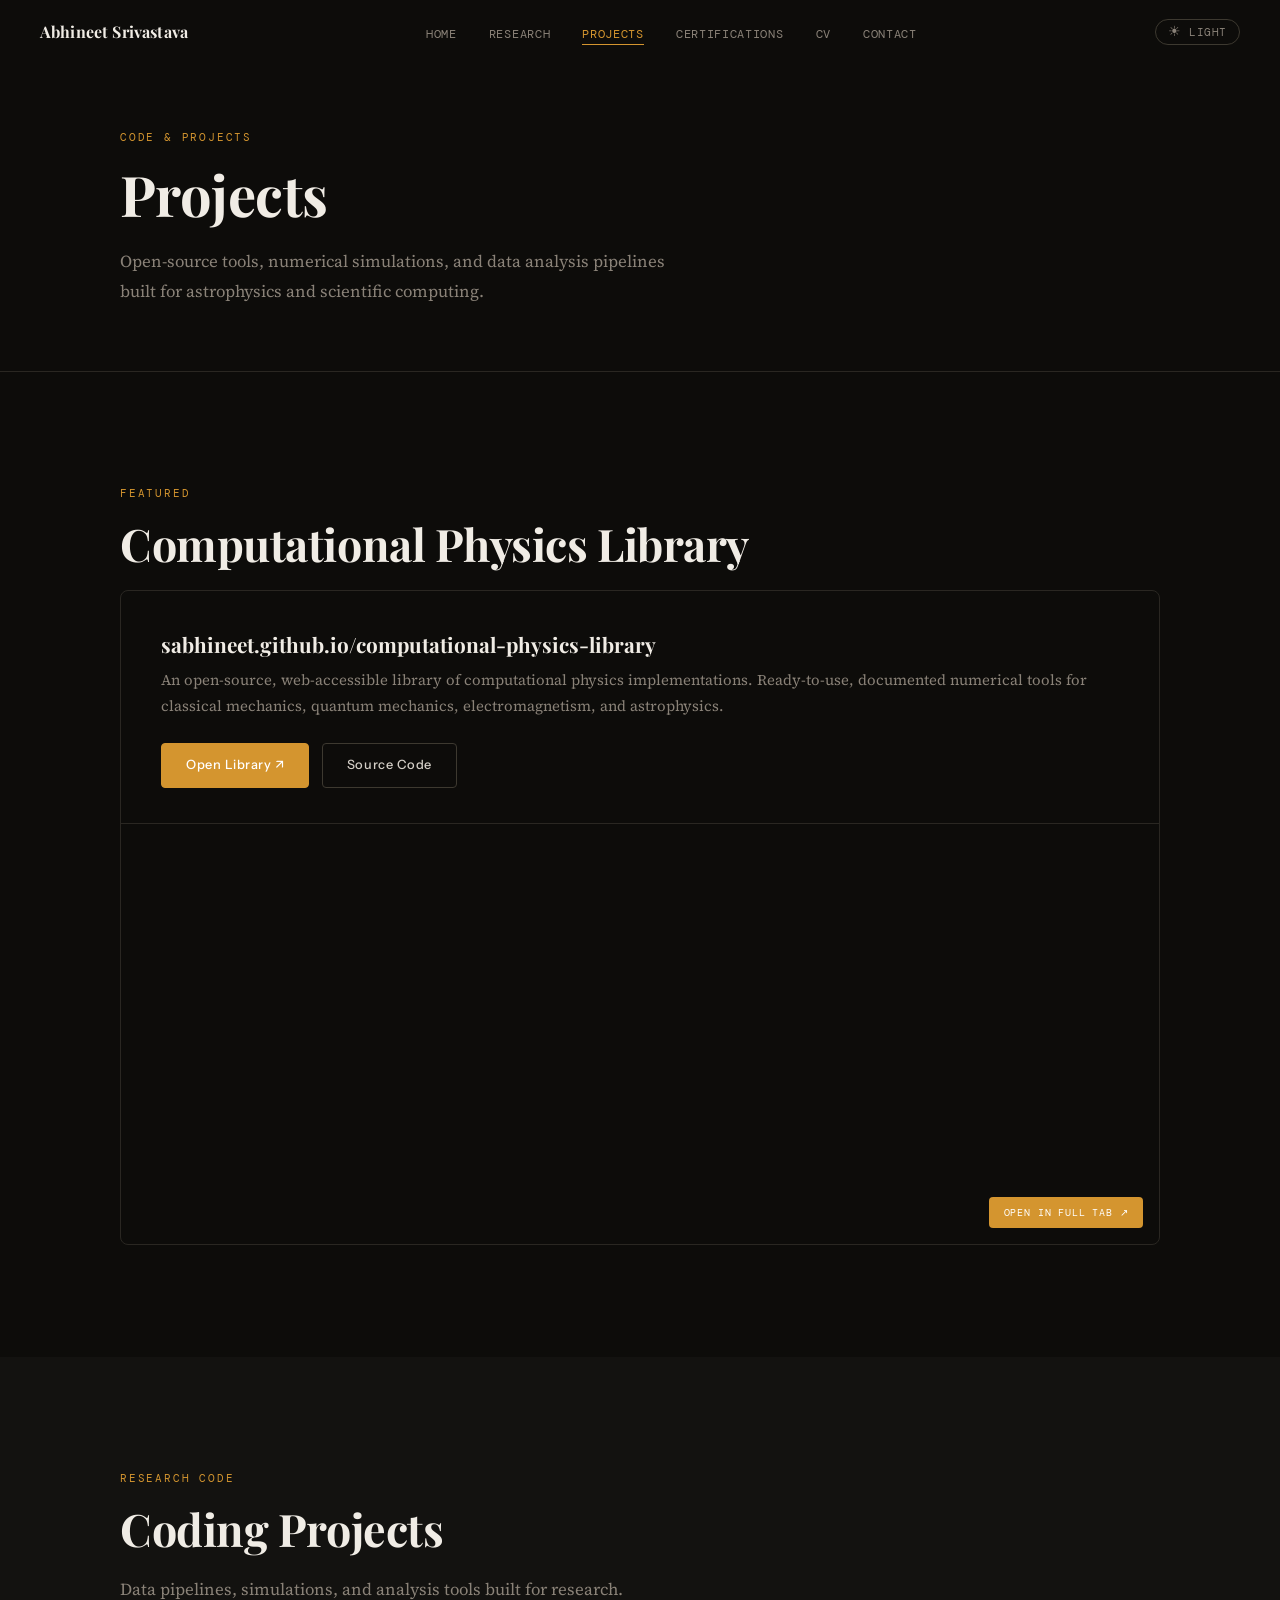
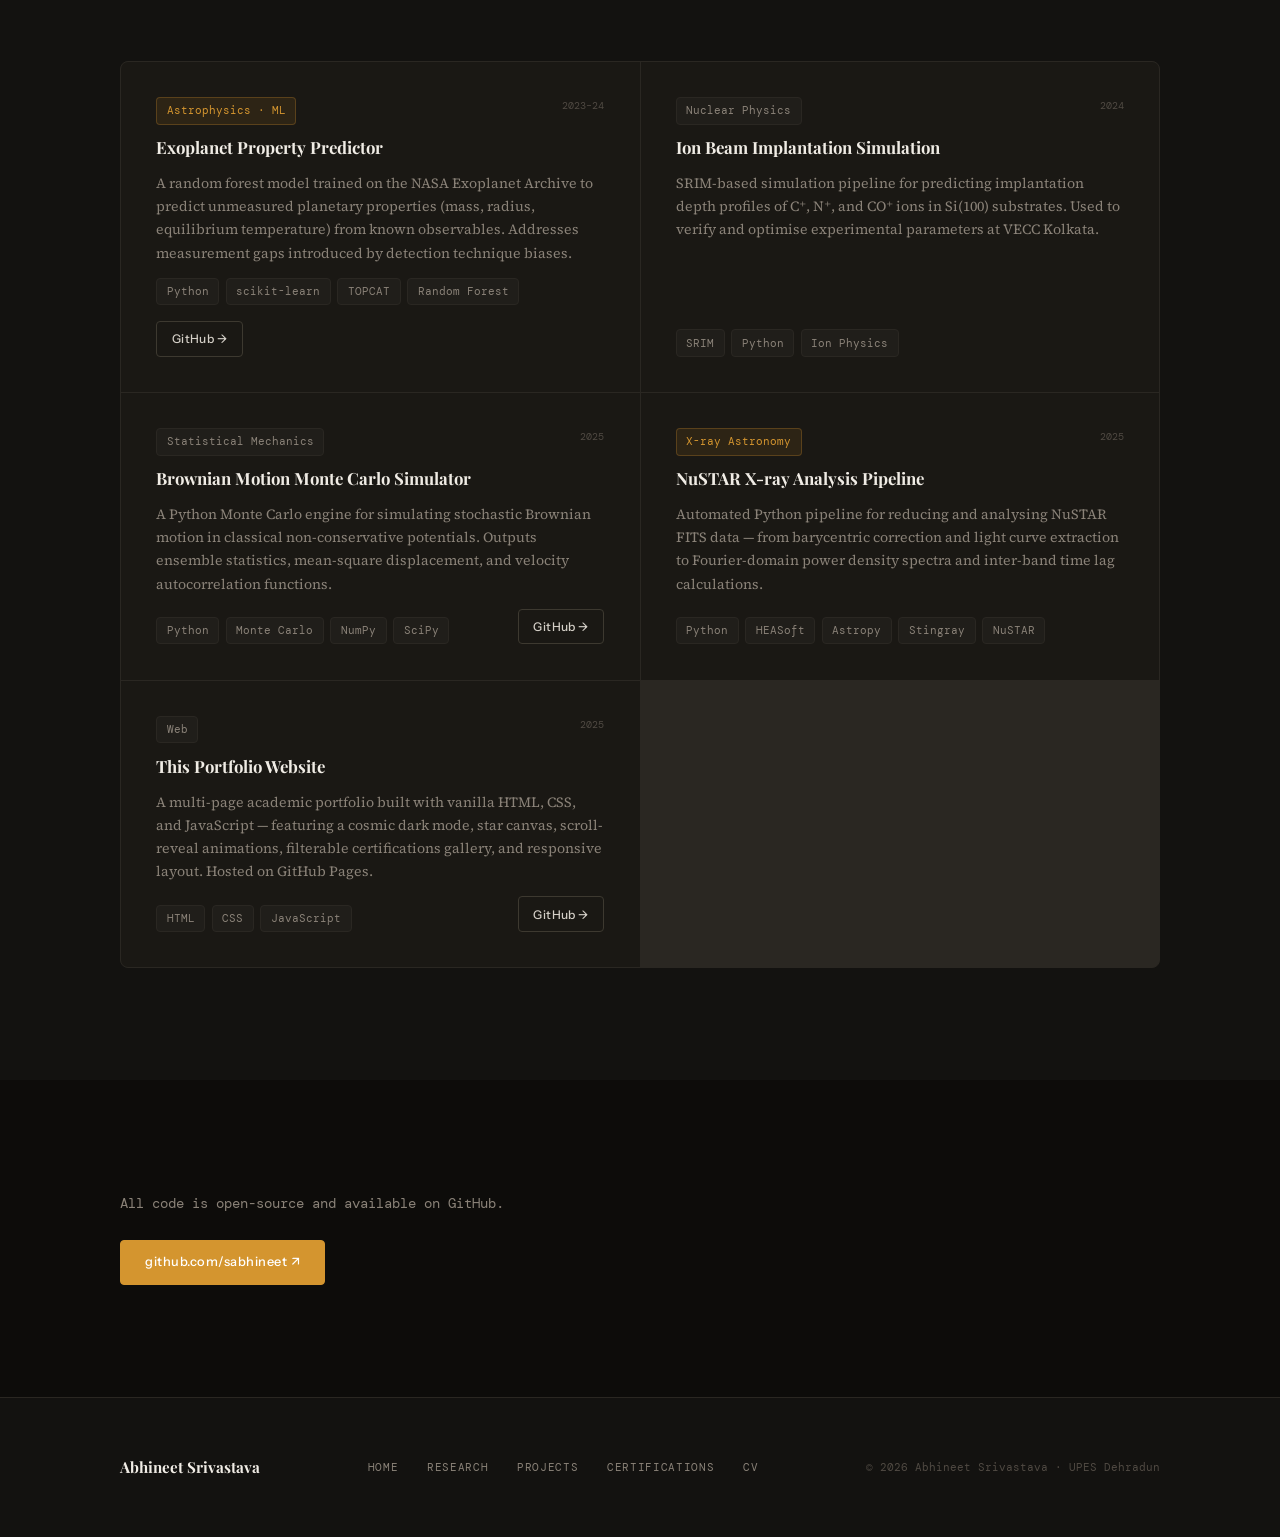
<file: projects.html>
<!DOCTYPE html>
<html lang="en">
<head>
  <meta charset="UTF-8" />
  <meta name="viewport" content="width=device-width, initial-scale=1.0" />
  <title>Projects — Abhineet Srivastava</title>
  <link rel="stylesheet" href="style.css" />
  <script>(function(){var t=localStorage.getItem('theme')||'dark';document.documentElement.setAttribute('data-theme',t);})();</script>
  <link rel="preconnect" href="https://fonts.googleapis.com" />
  <link rel="preconnect" href="https://fonts.gstatic.com" crossorigin />
  <link href="https://fonts.googleapis.com/css2?family=Playfair+Display:ital,wght@0,400;0,600;0,700;0,900;1,400;1,600&family=Source+Serif+4:ital,opsz,wght@0,8..60,300;0,8..60,400;0,8..60,600;1,8..60,300;1,8..60,400&family=DM+Mono:wght@300;400;500&family=Instrument+Sans:wght@400;500;600&display=swap" rel="stylesheet" />
</head>
<body>

  <nav id="navbar">
    <a href="index.html" class="nav-logo">Abhineet Srivastava</a>
    <ul class="nav-links">
      <li><a href="index.html">Home</a></li>
      <li><a href="research.html">Research</a></li>
      <li><a href="projects.html" class="active">Projects</a></li>
      <li><a href="certifications.html">Certifications</a></li>
      <li><a href="cv.html">CV</a></li>
      <li><a href="index.html#contact">Contact</a></li>
    </ul>
    <button class="theme-toggle" id="themeToggle" aria-label="Toggle theme">
      <span class="theme-icon" id="themeIcon">☀</span>
      <span id="themeLabel">Light</span>
    </button>
    <button class="nav-hamburger" id="hamburger" aria-label="Open menu">
      <span></span><span></span><span></span>
    </button>
  </nav>

  <div class="mobile-menu" id="mobileMenu">
    <button class="mobile-close" id="mobileClose">✕</button>
    <ul>
      <li><a href="index.html" class="mobile-link">Home</a></li>
      <li><a href="research.html" class="mobile-link">Research</a></li>
      <li><a href="projects.html" class="mobile-link">Projects</a></li>
      <li><a href="certifications.html" class="mobile-link">Certifications</a></li>
      <li><a href="cv.html" class="mobile-link">CV</a></li>
      <li><a href="index.html#contact" class="mobile-link">Contact</a></li>
    </ul>
  </div>

  <section class="page-hero">
    <div class="container">
      <div class="page-hero-inner">
        <span class="eyebrow">Code &amp; Projects</span>
        <h1 class="section-title" style="font-size:clamp(2.2rem,5vw,3.5rem)">Projects</h1>
        <p class="section-sub" style="margin-bottom:0">
          Open-source tools, numerical simulations, and data analysis pipelines
          built for astrophysics and scientific computing.
        </p>
      </div>
    </div>
  </section>

  <!-- FEATURED -->
  <section class="section">
    <div class="container">
      <span class="eyebrow">Featured</span>
      <h2 class="section-title">Computational Physics Library</h2>

      <div class="library-feature reveal" style="margin-top:0">
        <div class="library-feature-header">
          <div>
            <h3>sabhineet.github.io/computational-physics-library</h3>
            <p>
              An open-source, web-accessible library of computational physics implementations.
              Ready-to-use, documented numerical tools for classical mechanics, quantum mechanics,
              electromagnetism, and astrophysics.
            </p>
          </div>
          <div style="display:flex;gap:0.8rem;flex-wrap:wrap;">
            <a href="https://sabhineet.github.io/computational-physics-library/" target="_blank" rel="noopener" class="btn btn-primary">Open Library ↗</a>
            <a href="https://github.com/sabhineet" target="_blank" rel="noopener" class="btn btn-outline">Source Code</a>
          </div>
        </div>
        <div class="library-iframe-wrap">
          <iframe
            src="https://sabhineet.github.io/computational-physics-library/"
            title="Computational Physics Library"
            class="library-iframe"
            loading="lazy"
            sandbox="allow-scripts allow-same-origin allow-popups"
          ></iframe>
          <a href="https://sabhineet.github.io/computational-physics-library/" target="_blank" rel="noopener" class="iframe-link-overlay">Open in full tab ↗</a>
        </div>
      </div>
    </div>
  </section>

  <!-- CODING PROJECTS -->
  <section class="section section-alt">
    <div class="container">
      <span class="eyebrow">Research Code</span>
      <h2 class="section-title">Coding Projects</h2>
      <p class="section-sub">Data pipelines, simulations, and analysis tools built for research.</p>

      <div class="projects-grid">

        <div class="project-card reveal">
          <div class="project-card-top">
            <span class="tag tag--accent">Astrophysics · ML</span>
            <span class="project-year">2023–24</span>
          </div>
          <h3>Exoplanet Property Predictor</h3>
          <p>
            A random forest model trained on the NASA Exoplanet Archive to predict
            unmeasured planetary properties (mass, radius, equilibrium temperature) from
            known observables. Addresses measurement gaps introduced by detection technique biases.
          </p>
          <div class="project-card-foot">
            <div class="tags-wrap">
              <span class="tag">Python</span>
              <span class="tag">scikit-learn</span>
              <span class="tag">TOPCAT</span>
              <span class="tag">Random Forest</span>
            </div>
            <a href="https://github.com/sabhineet" target="_blank" rel="noopener" class="btn btn-outline" style="font-size:0.75rem;padding:.4rem .9rem">GitHub →</a>
          </div>
        </div>

        <div class="project-card reveal">
          <div class="project-card-top">
            <span class="tag">Nuclear Physics</span>
            <span class="project-year">2024</span>
          </div>
          <h3>Ion Beam Implantation Simulation</h3>
          <p>
            SRIM-based simulation pipeline for predicting implantation depth profiles of
            C⁺, N⁺, and CO⁺ ions in Si(100) substrates. Used to verify and optimise
            experimental parameters at VECC Kolkata.
          </p>
          <div class="project-card-foot">
            <div class="tags-wrap">
              <span class="tag">SRIM</span>
              <span class="tag">Python</span>
              <span class="tag">Ion Physics</span>
            </div>
          </div>
        </div>

        <div class="project-card reveal">
          <div class="project-card-top">
            <span class="tag">Statistical Mechanics</span>
            <span class="project-year">2025</span>
          </div>
          <h3>Brownian Motion Monte Carlo Simulator</h3>
          <p>
            A Python Monte Carlo engine for simulating stochastic Brownian motion in
            classical non-conservative potentials. Outputs ensemble statistics,
            mean-square displacement, and velocity autocorrelation functions.
          </p>
          <div class="project-card-foot">
            <div class="tags-wrap">
              <span class="tag">Python</span>
              <span class="tag">Monte Carlo</span>
              <span class="tag">NumPy</span>
              <span class="tag">SciPy</span>
            </div>
            <a href="https://github.com/sabhineet" target="_blank" rel="noopener" class="btn btn-outline" style="font-size:0.75rem;padding:.4rem .9rem">GitHub →</a>
          </div>
        </div>

        <div class="project-card reveal">
          <div class="project-card-top">
            <span class="tag tag--accent">X-ray Astronomy</span>
            <span class="project-year">2025</span>
          </div>
          <h3>NuSTAR X-ray Analysis Pipeline</h3>
          <p>
            Automated Python pipeline for reducing and analysing NuSTAR FITS data — from
            barycentric correction and light curve extraction to Fourier-domain power density
            spectra and inter-band time lag calculations.
          </p>
          <div class="project-card-foot">
            <div class="tags-wrap">
              <span class="tag">Python</span>
              <span class="tag">HEASoft</span>
              <span class="tag">Astropy</span>
              <span class="tag">Stingray</span>
              <span class="tag">NuSTAR</span>
            </div>
          </div>
        </div>

        <div class="project-card reveal">
          <div class="project-card-top">
            <span class="tag">Web</span>
            <span class="project-year">2025</span>
          </div>
          <h3>This Portfolio Website</h3>
          <p>
            A multi-page academic portfolio built with vanilla HTML, CSS, and JavaScript —
            featuring a cosmic dark mode, star canvas, scroll-reveal animations, filterable
            certifications gallery, and responsive layout. Hosted on GitHub Pages.
          </p>
          <div class="project-card-foot">
            <div class="tags-wrap">
              <span class="tag">HTML</span>
              <span class="tag">CSS</span>
              <span class="tag">JavaScript</span>
            </div>
            <a href="https://github.com/sabhineet/sabhineet.github.io" target="_blank" rel="noopener" class="btn btn-outline" style="font-size:0.75rem;padding:.4rem .9rem">GitHub →</a>
          </div>
        </div>

      </div>
    </div>
  </section>

  <!-- GITHUB CTA -->
  <section class="section">
    <div class="container">
      <p style="font-family:var(--font-mono);font-size:0.85rem;color:var(--muted);margin-bottom:1.5rem">
        All code is open-source and available on GitHub.
      </p>
      <a href="https://github.com/sabhineet" target="_blank" rel="noopener" class="btn btn-primary">github.com/sabhineet ↗</a>
    </div>
  </section>

  <footer class="footer">
    <div class="container footer-inner">
      <div class="footer-logo">Abhineet Srivastava</div>
      <nav class="footer-nav">
        <a href="index.html">Home</a>
        <a href="research.html">Research</a>
        <a href="projects.html">Projects</a>
        <a href="certifications.html">Certifications</a>
        <a href="cv.html">CV</a>
      </nav>
      <p class="footer-copy">© 2026 Abhineet Srivastava · UPES Dehradun</p>
    </div>
  </footer>

  <script src="script.js"></script>
</body>
</html>
</file>
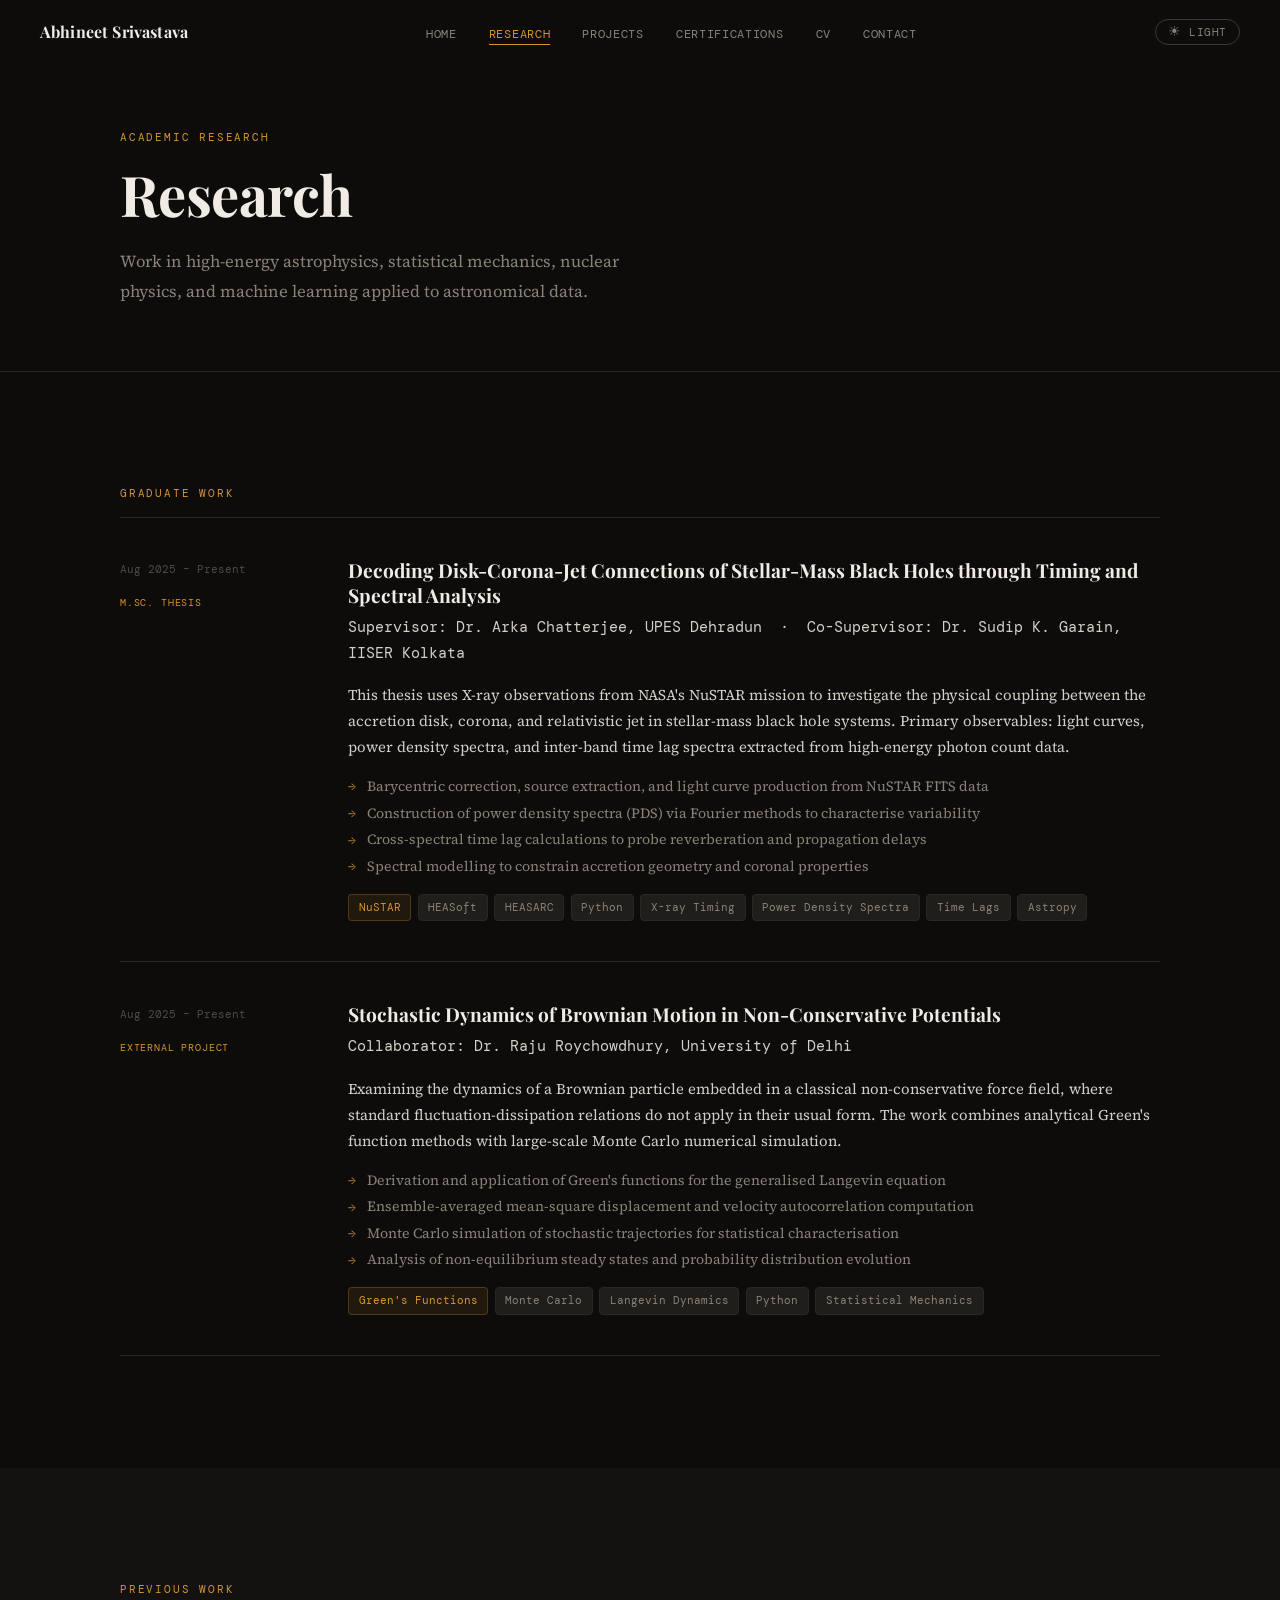
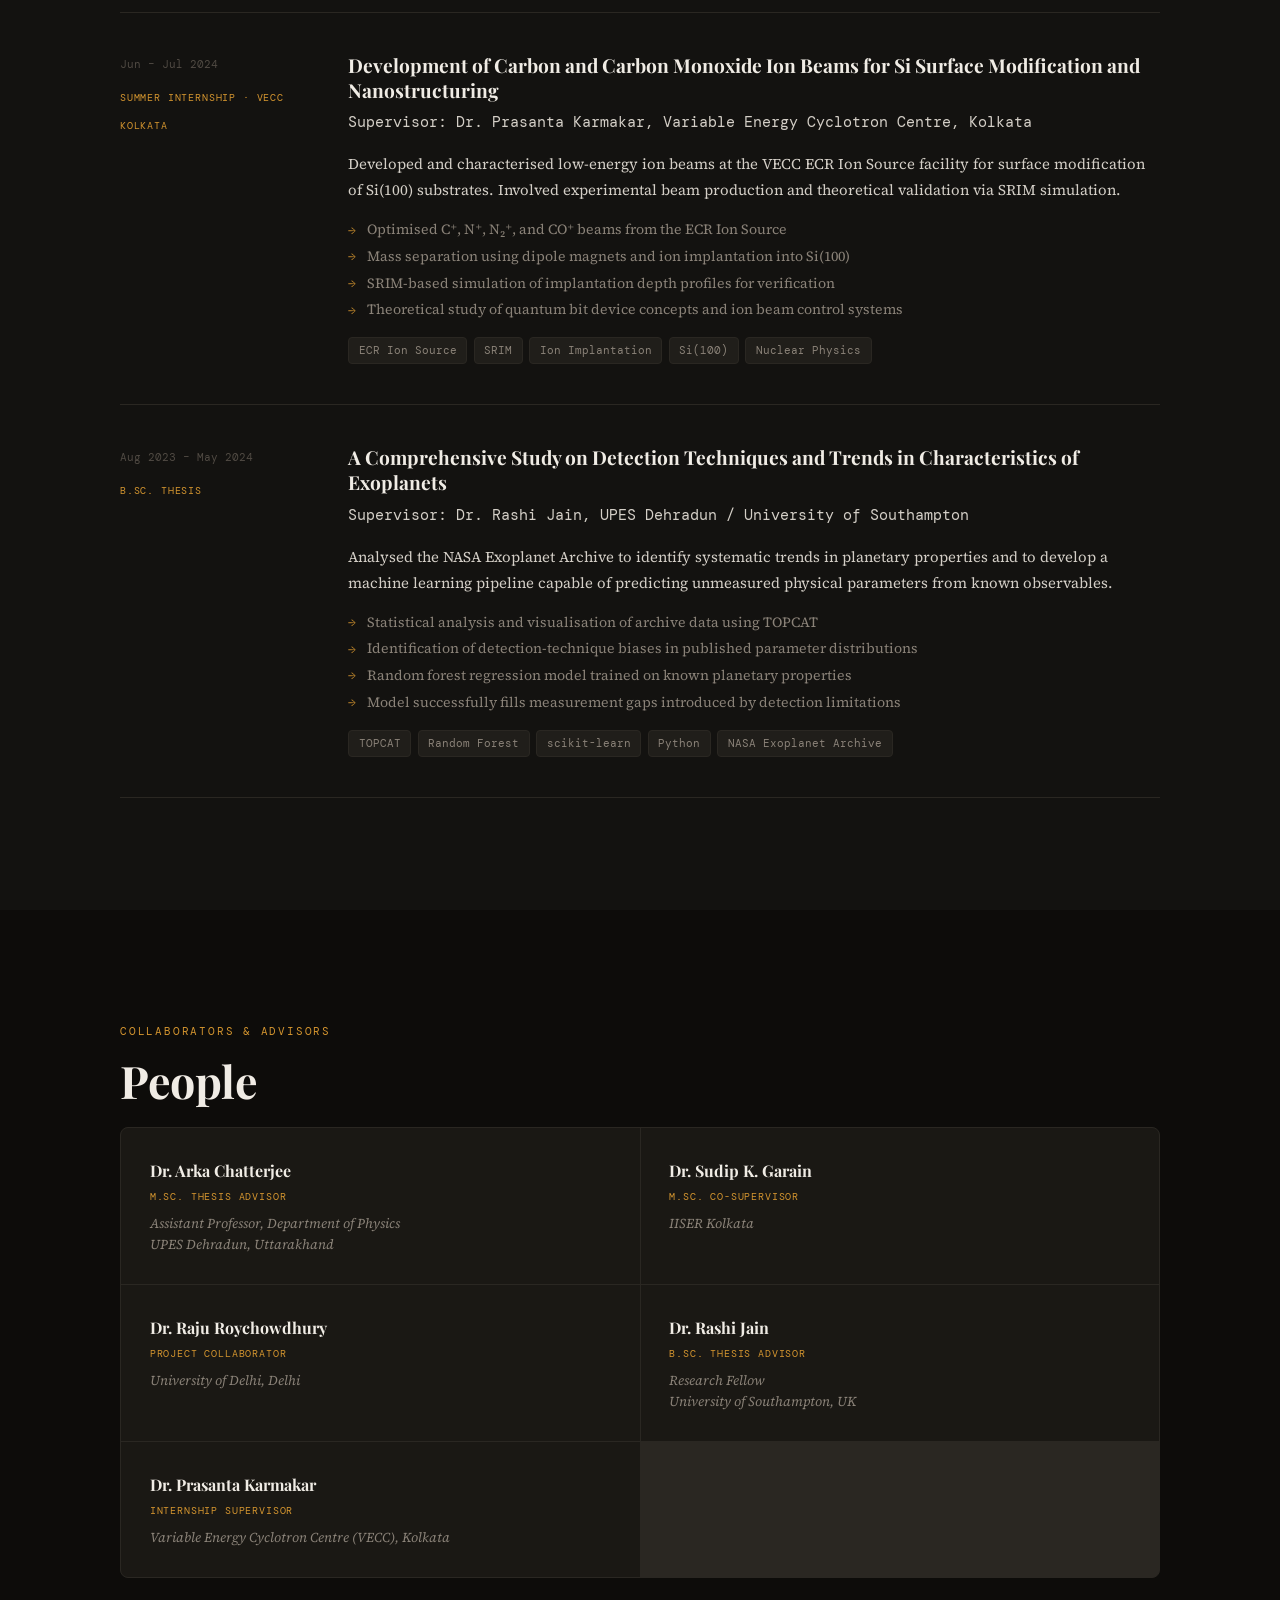
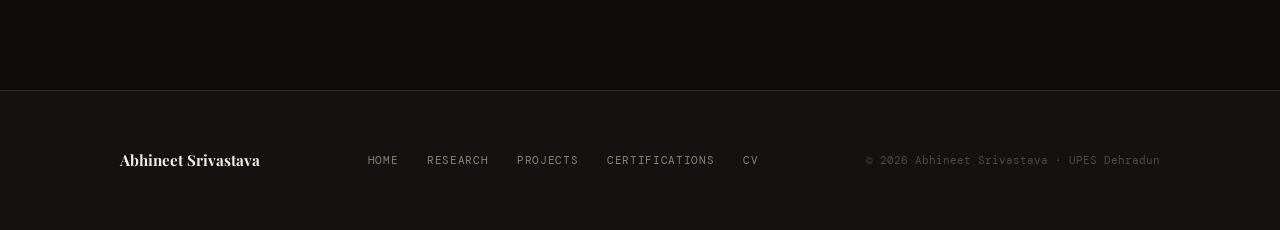
<file: research.html>
<!DOCTYPE html>
<html lang="en">
<head>
  <meta charset="UTF-8" />
  <meta name="viewport" content="width=device-width, initial-scale=1.0" />
  <title>Research — Abhineet Srivastava</title>
  <link rel="stylesheet" href="style.css" />
  <script>(function(){var t=localStorage.getItem('theme')||'dark';document.documentElement.setAttribute('data-theme',t);})();</script>
  <link rel="preconnect" href="https://fonts.googleapis.com" />
  <link rel="preconnect" href="https://fonts.gstatic.com" crossorigin />
  <link href="https://fonts.googleapis.com/css2?family=Playfair+Display:ital,wght@0,400;0,600;0,700;0,900;1,400;1,600&family=Source+Serif+4:ital,opsz,wght@0,8..60,300;0,8..60,400;0,8..60,600;1,8..60,300;1,8..60,400&family=DM+Mono:wght@300;400;500&family=Instrument+Sans:wght@400;500;600&display=swap" rel="stylesheet" />
</head>
<body>

  <nav id="navbar">
    <a href="index.html" class="nav-logo">Abhineet Srivastava</a>
    <ul class="nav-links">
      <li><a href="index.html">Home</a></li>
      <li><a href="research.html" class="active">Research</a></li>
      <li><a href="projects.html">Projects</a></li>
      <li><a href="certifications.html">Certifications</a></li>
      <li><a href="cv.html">CV</a></li>
      <li><a href="index.html#contact">Contact</a></li>
    </ul>
    <button class="theme-toggle" id="themeToggle" aria-label="Toggle theme">
      <span class="theme-icon" id="themeIcon">☀</span>
      <span id="themeLabel">Light</span>
    </button>
    <button class="nav-hamburger" id="hamburger" aria-label="Open menu">
      <span></span><span></span><span></span>
    </button>
  </nav>

  <div class="mobile-menu" id="mobileMenu">
    <button class="mobile-close" id="mobileClose">✕</button>
    <ul>
      <li><a href="index.html" class="mobile-link">Home</a></li>
      <li><a href="research.html" class="mobile-link">Research</a></li>
      <li><a href="projects.html" class="mobile-link">Projects</a></li>
      <li><a href="certifications.html" class="mobile-link">Certifications</a></li>
      <li><a href="cv.html" class="mobile-link">CV</a></li>
      <li><a href="index.html#contact" class="mobile-link">Contact</a></li>
    </ul>
  </div>

  <section class="page-hero">
    <div class="container">
      <div class="page-hero-inner">
        <span class="eyebrow">Academic Research</span>
        <h1 class="section-title" style="font-size:clamp(2.2rem,5vw,3.5rem)">Research</h1>
        <p class="section-sub" style="margin-bottom:0">
          Work in high-energy astrophysics, statistical mechanics, nuclear physics,
          and machine learning applied to astronomical data.
        </p>
      </div>
    </div>
  </section>

  <!-- GRADUATE WORK -->
  <section class="section">
    <div class="container">
      <span class="eyebrow">Graduate Work</span>
      <div class="research-list">

        <div id="thesis" class="research-item reveal">
          <div class="r-meta">
            <span class="r-period">Aug 2025 – Present</span>
            <span class="r-type">M.Sc. Thesis</span>
          </div>
          <div class="r-body">
            <h3>Decoding Disk-Corona-Jet Connections of Stellar-Mass Black Holes through Timing and Spectral Analysis</h3>
            <p class="r-supervisor">
              Supervisor: Dr. Arka Chatterjee, UPES Dehradun
              &nbsp;·&nbsp; Co-Supervisor: Dr. Sudip K. Garain, IISER Kolkata
            </p>
            <p>
              This thesis uses X-ray observations from NASA's NuSTAR mission to investigate the
              physical coupling between the accretion disk, corona, and relativistic jet in
              stellar-mass black hole systems. Primary observables: light curves, power density
              spectra, and inter-band time lag spectra extracted from high-energy photon count data.
            </p>
            <ul>
              <li>Barycentric correction, source extraction, and light curve production from NuSTAR FITS data</li>
              <li>Construction of power density spectra (PDS) via Fourier methods to characterise variability</li>
              <li>Cross-spectral time lag calculations to probe reverberation and propagation delays</li>
              <li>Spectral modelling to constrain accretion geometry and coronal properties</li>
            </ul>
            <div class="tags-wrap" style="margin-top:1rem">
              <span class="tag tag--accent">NuSTAR</span>
              <span class="tag">HEASoft</span>
              <span class="tag">HEASARC</span>
              <span class="tag">Python</span>
              <span class="tag">X-ray Timing</span>
              <span class="tag">Power Density Spectra</span>
              <span class="tag">Time Lags</span>
              <span class="tag">Astropy</span>
            </div>
          </div>
        </div>

        <div id="brownian" class="research-item reveal">
          <div class="r-meta">
            <span class="r-period">Aug 2025 – Present</span>
            <span class="r-type">External Project</span>
          </div>
          <div class="r-body">
            <h3>Stochastic Dynamics of Brownian Motion in Non-Conservative Potentials</h3>
            <p class="r-supervisor">
              Collaborator: Dr. Raju Roychowdhury, University of Delhi
            </p>
            <p>
              Examining the dynamics of a Brownian particle embedded in a classical
              non-conservative force field, where standard fluctuation-dissipation relations
              do not apply in their usual form. The work combines analytical Green's function
              methods with large-scale Monte Carlo numerical simulation.
            </p>
            <ul>
              <li>Derivation and application of Green's functions for the generalised Langevin equation</li>
              <li>Ensemble-averaged mean-square displacement and velocity autocorrelation computation</li>
              <li>Monte Carlo simulation of stochastic trajectories for statistical characterisation</li>
              <li>Analysis of non-equilibrium steady states and probability distribution evolution</li>
            </ul>
            <div class="tags-wrap" style="margin-top:1rem">
              <span class="tag tag--accent">Green's Functions</span>
              <span class="tag">Monte Carlo</span>
              <span class="tag">Langevin Dynamics</span>
              <span class="tag">Python</span>
              <span class="tag">Statistical Mechanics</span>
            </div>
          </div>
        </div>

      </div>
    </div>
  </section>

  <!-- PREVIOUS WORK -->
  <section class="section section-alt">
    <div class="container">
      <span class="eyebrow">Previous Work</span>
      <div class="research-list">

        <div class="research-item reveal">
          <div class="r-meta">
            <span class="r-period">Jun – Jul 2024</span>
            <span class="r-type">Summer Internship · VECC Kolkata</span>
          </div>
          <div class="r-body">
            <h3>Development of Carbon and Carbon Monoxide Ion Beams for Si Surface Modification and Nanostructuring</h3>
            <p class="r-supervisor">
              Supervisor: Dr. Prasanta Karmakar, Variable Energy Cyclotron Centre, Kolkata
            </p>
            <p>
              Developed and characterised low-energy ion beams at the VECC ECR Ion Source facility
              for surface modification of Si(100) substrates. Involved experimental beam production
              and theoretical validation via SRIM simulation.
            </p>
            <ul>
              <li>Optimised C⁺, N⁺, N₂⁺, and CO⁺ beams from the ECR Ion Source</li>
              <li>Mass separation using dipole magnets and ion implantation into Si(100)</li>
              <li>SRIM-based simulation of implantation depth profiles for verification</li>
              <li>Theoretical study of quantum bit device concepts and ion beam control systems</li>
            </ul>
            <div class="tags-wrap" style="margin-top:1rem">
              <span class="tag">ECR Ion Source</span>
              <span class="tag">SRIM</span>
              <span class="tag">Ion Implantation</span>
              <span class="tag">Si(100)</span>
              <span class="tag">Nuclear Physics</span>
            </div>
          </div>
        </div>

        <div class="research-item reveal">
          <div class="r-meta">
            <span class="r-period">Aug 2023 – May 2024</span>
            <span class="r-type">B.Sc. Thesis</span>
          </div>
          <div class="r-body">
            <h3>A Comprehensive Study on Detection Techniques and Trends in Characteristics of Exoplanets</h3>
            <p class="r-supervisor">
              Supervisor: Dr. Rashi Jain, UPES Dehradun / University of Southampton
            </p>
            <p>
              Analysed the NASA Exoplanet Archive to identify systematic trends in planetary
              properties and to develop a machine learning pipeline capable of predicting
              unmeasured physical parameters from known observables.
            </p>
            <ul>
              <li>Statistical analysis and visualisation of archive data using TOPCAT</li>
              <li>Identification of detection-technique biases in published parameter distributions</li>
              <li>Random forest regression model trained on known planetary properties</li>
              <li>Model successfully fills measurement gaps introduced by detection limitations</li>
            </ul>
            <div class="tags-wrap" style="margin-top:1rem">
              <span class="tag">TOPCAT</span>
              <span class="tag">Random Forest</span>
              <span class="tag">scikit-learn</span>
              <span class="tag">Python</span>
              <span class="tag">NASA Exoplanet Archive</span>
            </div>
          </div>
        </div>

      </div>
    </div>
  </section>

  <!-- COLLABORATORS -->
  <section class="section">
    <div class="container">
      <span class="eyebrow">Collaborators &amp; Advisors</span>
      <h2 class="section-title">People</h2>

      <div class="people-grid">
        <div class="person-card reveal">
          <h3>Dr. Arka Chatterjee</h3>
          <div class="person-role">M.Sc. Thesis Advisor</div>
          <div class="person-affil">Assistant Professor, Department of Physics<br>UPES Dehradun, Uttarakhand</div>
        </div>
        <div class="person-card reveal">
          <h3>Dr. Sudip K. Garain</h3>
          <div class="person-role">M.Sc. Co-Supervisor</div>
          <div class="person-affil">IISER Kolkata</div>
        </div>
        <div class="person-card reveal">
          <h3>Dr. Raju Roychowdhury</h3>
          <div class="person-role">Project Collaborator</div>
          <div class="person-affil">University of Delhi, Delhi</div>
        </div>
        <div class="person-card reveal">
          <h3>Dr. Rashi Jain</h3>
          <div class="person-role">B.Sc. Thesis Advisor</div>
          <div class="person-affil">Research Fellow<br>University of Southampton, UK</div>
        </div>
        <div class="person-card reveal">
          <h3>Dr. Prasanta Karmakar</h3>
          <div class="person-role">Internship Supervisor</div>
          <div class="person-affil">Variable Energy Cyclotron Centre (VECC), Kolkata</div>
        </div>
      </div>
    </div>
  </section>

  <footer class="footer">
    <div class="container footer-inner">
      <div class="footer-logo">Abhineet Srivastava</div>
      <nav class="footer-nav">
        <a href="index.html">Home</a>
        <a href="research.html">Research</a>
        <a href="projects.html">Projects</a>
        <a href="certifications.html">Certifications</a>
        <a href="cv.html">CV</a>
      </nav>
      <p class="footer-copy">© 2026 Abhineet Srivastava · UPES Dehradun</p>
    </div>
  </footer>

  <script src="script.js"></script>
</body>
</html>
</file>
<file: style.css>
/* ============================================================
   STYLE.CSS — Abhineet Srivastava Portfolio
   Aesthetic: Cosmic Editorial — deep space × physics journal
   Fonts: Playfair Display (headlines) · Source Serif 4 (body)
          DM Mono (labels/code) · Instrument Sans (UI)
   ============================================================ */

@import url('https://fonts.googleapis.com/css2?family=Playfair+Display:ital,wght@0,400;0,600;0,700;0,900;1,400;1,600&family=Source+Serif+4:ital,opsz,wght@0,8..60,300;0,8..60,400;0,8..60,600;1,8..60,300;1,8..60,400&family=DM+Mono:wght@300;400;500&family=Instrument+Sans:wght@400;500;600&display=swap');

/* ---- DESIGN TOKENS ---- */
:root {
  /* Light mode — warm cream with deep navy */
  --bg:           #faf8f5;
  --bg-alt:       #f3f0eb;
  --bg-surface:   #ffffff;
  --bg-raised:    #f8f6f2;

  --border:       #e2ddd6;
  --border-hi:    #c8c2b8;
  --border-accent: rgba(196, 132, 42, 0.35);

  --ink:          #1a1714;
  --text:         #2f2b26;
  --muted:        #6b6357;
  --dim:          #a89f94;
  --ghost:        #ccc7be;

  --accent:       #c4842a;          /* warm amber-gold */
  --accent-dim:   rgba(196, 132, 42, 0.12);
  --accent-glow:  rgba(196, 132, 42, 0.25);
  --accent-dark:  #a36d1e;

  --sky:          #2c4a6e;          /* secondary deep navy */
  --sky-dim:      rgba(44, 74, 110, 0.1);

  --font-head:  'Playfair Display', Georgia, 'Times New Roman', serif;
  --font-body:  'Source Serif 4', Georgia, serif;
  --font-mono:  'DM Mono', 'Courier New', monospace;
  --font-ui:    'Instrument Sans', system-ui, sans-serif;

  --r:          4px;
  --r-lg:       8px;
  --max-w:      1120px;
  --ease:       cubic-bezier(0.16, 1, 0.3, 1);
  --ease-in:    cubic-bezier(0.4, 0, 1, 1);

  --section-pad: 7rem;
  --nav-h: 64px;
}

/* ---- DARK MODE — deep space ---- */
[data-theme="dark"] {
  --bg:           #0d0c0a;
  --bg-alt:       #131210;
  --bg-surface:   #1a1814;
  --bg-raised:    #201e1a;

  --border:       #2a2722;
  --border-hi:    #3d3930;
  --border-accent: rgba(196, 132, 42, 0.3);

  --ink:          #f0ece5;
  --text:         #d4cfc7;
  --muted:        #8a8278;
  --dim:          #504a43;
  --ghost:        #302c27;

  --accent:       #d4952f;
  --accent-dim:   rgba(212, 149, 47, 0.1);
  --accent-glow:  rgba(212, 149, 47, 0.2);
  --accent-dark:  #b87e22;

  --sky:          #6a9fd4;
  --sky-dim:      rgba(106, 159, 212, 0.1);
}

/* ---- RESET ---- */
*, *::before, *::after { box-sizing: border-box; margin: 0; padding: 0; }
html { scroll-behavior: smooth; font-size: 16px; }

body {
  background: var(--bg);
  color: var(--text);
  font-family: var(--font-body);
  line-height: 1.75;
  overflow-x: hidden;
  transition: background 0.4s, color 0.4s;
}

a { color: inherit; text-decoration: none; }
img, svg { display: block; max-width: 100%; }
ul { list-style: none; }

::-webkit-scrollbar { width: 4px; }
::-webkit-scrollbar-track { background: var(--bg); }
::-webkit-scrollbar-thumb { background: var(--border-hi); border-radius: 2px; }
::-webkit-scrollbar-thumb:hover { background: var(--accent); }

/* ============================================================
   NAVIGATION
   ============================================================ */
#navbar {
  position: fixed;
  top: 0; left: 0; right: 0;
  z-index: 100;
  height: var(--nav-h);
  display: flex;
  align-items: center;
  justify-content: space-between;
  padding: 0 2.5rem;
  background: transparent;
  transition: background 0.35s, border-color 0.35s, backdrop-filter 0.35s;
  border-bottom: 1px solid transparent;
}

#navbar.scrolled {
  background: rgba(13, 12, 10, 0.9);
  backdrop-filter: blur(20px);
  -webkit-backdrop-filter: blur(20px);
  border-color: var(--border);
}

[data-theme="light"] #navbar.scrolled {
  background: rgba(250, 248, 245, 0.93);
}

.nav-logo {
  font-family: var(--font-head);
  font-size: 1rem;
  font-weight: 700;
  color: var(--ink);
  letter-spacing: 0.01em;
  transition: color 0.2s;
}

.nav-logo:hover { color: var(--accent); }

.nav-links {
  display: flex;
  gap: 2rem;
  align-items: center;
}

.nav-links a {
  font-family: var(--font-mono);
  font-size: 0.72rem;
  font-weight: 400;
  color: var(--muted);
  letter-spacing: 0.06em;
  text-transform: uppercase;
  position: relative;
  padding-bottom: 2px;
  transition: color 0.2s;
}

.nav-links a::after {
  content: '';
  position: absolute;
  bottom: -1px; left: 0;
  width: 0; height: 1px;
  background: var(--accent);
  transition: width 0.28s var(--ease);
}

.nav-links a:hover,
.nav-links a.active { color: var(--accent); }

.nav-links a:hover::after,
.nav-links a.active::after { width: 100%; }

/* Theme toggle */
.theme-toggle {
  display: flex;
  align-items: center;
  gap: 0.5rem;
  background: none;
  border: 1px solid var(--border-hi);
  border-radius: 20px;
  cursor: pointer;
  padding: 0.3rem 0.75rem;
  color: var(--muted);
  font-family: var(--font-mono);
  font-size: 0.68rem;
  letter-spacing: 0.05em;
  text-transform: uppercase;
  transition: border-color 0.2s, color 0.2s, background 0.2s;
  flex-shrink: 0;
}

.theme-toggle:hover {
  border-color: var(--accent);
  color: var(--accent);
  background: var(--accent-dim);
}

.theme-icon { font-size: 0.9rem; line-height: 1; }

/* Hamburger */
.nav-hamburger {
  display: none;
  flex-direction: column;
  gap: 5px;
  background: none;
  border: none;
  cursor: pointer;
  padding: 4px;
}

.nav-hamburger span {
  display: block;
  width: 22px; height: 2px;
  background: var(--text);
  border-radius: 1px;
  transition: transform 0.3s, opacity 0.3s;
}

/* Mobile overlay */
.mobile-menu {
  display: none;
  position: fixed;
  inset: 0;
  z-index: 200;
  background: var(--bg);
  flex-direction: column;
  align-items: center;
  justify-content: center;
  gap: 0;
}

.mobile-menu.open { display: flex; }

.mobile-menu ul {
  display: flex;
  flex-direction: column;
  gap: 2rem;
  text-align: center;
}

.mobile-menu a {
  font-family: var(--font-head);
  font-size: 2rem;
  font-weight: 700;
  color: var(--muted);
  transition: color 0.2s;
}

.mobile-menu a:hover { color: var(--accent); }

.mobile-close {
  position: absolute;
  top: 1.5rem; right: 2rem;
  background: none;
  border: none;
  font-size: 1.4rem;
  cursor: pointer;
  color: var(--muted);
  font-family: var(--font-ui);
}

/* ============================================================
   LAYOUT UTILS
   ============================================================ */
.container {
  width: 100%;
  max-width: var(--max-w);
  margin: 0 auto;
  padding: 0 2.5rem;
}

.section { padding: var(--section-pad) 0; }
.section-alt { background: var(--bg-alt); }

/* ============================================================
   TYPOGRAPHY ATOMS
   ============================================================ */
.eyebrow {
  font-family: var(--font-mono);
  font-size: 0.7rem;
  font-weight: 400;
  letter-spacing: 0.16em;
  text-transform: uppercase;
  color: var(--accent);
  margin-bottom: 0.8rem;
  display: block;
}

.section-title {
  font-family: var(--font-head);
  font-size: clamp(1.9rem, 3.5vw, 2.8rem);
  font-weight: 700;
  color: var(--ink);
  line-height: 1.2;
  letter-spacing: -0.01em;
  margin-bottom: 1.2rem;
}

.section-sub {
  font-family: var(--font-body);
  font-size: 1.05rem;
  color: var(--muted);
  max-width: 560px;
  line-height: 1.8;
  margin-bottom: 3.5rem;
}

/* ============================================================
   BUTTONS
   ============================================================ */
.btn {
  display: inline-flex;
  align-items: center;
  gap: 0.5rem;
  font-family: var(--font-ui);
  font-size: 0.8rem;
  font-weight: 500;
  letter-spacing: 0.04em;
  padding: 0.65rem 1.5rem;
  border-radius: var(--r);
  cursor: pointer;
  transition: all 0.22s var(--ease);
  white-space: nowrap;
  border: 1px solid transparent;
}

.btn-primary {
  background: var(--accent);
  color: #fff;
  border-color: var(--accent);
}

.btn-primary:hover {
  background: var(--accent-dark);
  border-color: var(--accent-dark);
  transform: translateY(-1px);
  box-shadow: 0 4px 20px var(--accent-glow);
}

.btn-outline {
  background: transparent;
  color: var(--text);
  border-color: var(--border-hi);
}

.btn-outline:hover {
  border-color: var(--accent);
  color: var(--accent);
  background: var(--accent-dim);
  transform: translateY(-1px);
}

.btn-ghost {
  background: transparent;
  color: var(--muted);
  border-color: transparent;
  padding-left: 0; padding-right: 0;
}

.btn-ghost:hover { color: var(--accent); }

/* ============================================================
   TAGS
   ============================================================ */
.tag {
  display: inline-block;
  font-family: var(--font-mono);
  font-size: 0.68rem;
  color: var(--muted);
  background: var(--bg-raised);
  border: 1px solid var(--border);
  padding: 0.2rem 0.6rem;
  border-radius: var(--r);
  transition: border-color 0.2s, color 0.2s;
}

.tag:hover { border-color: var(--accent); color: var(--accent); }

.tag--accent {
  color: var(--accent);
  border-color: var(--border-accent);
  background: var(--accent-dim);
}

.tags-wrap {
  display: flex;
  flex-wrap: wrap;
  gap: 0.4rem;
}

/* ============================================================
   SCROLL REVEAL
   ============================================================ */
.reveal {
  opacity: 0;
  transform: translateY(22px);
  transition: opacity 0.6s var(--ease), transform 0.6s var(--ease);
}

.reveal.visible {
  opacity: 1;
  transform: none;
}

/* Stagger children */
.stagger > *:nth-child(1) { transition-delay: 0.05s; }
.stagger > *:nth-child(2) { transition-delay: 0.12s; }
.stagger > *:nth-child(3) { transition-delay: 0.19s; }
.stagger > *:nth-child(4) { transition-delay: 0.26s; }
.stagger > *:nth-child(5) { transition-delay: 0.33s; }

/* ============================================================
   HERO — COSMIC
   ============================================================ */
#hero {
  min-height: 100vh;
  display: flex;
  align-items: center;
  position: relative;
  overflow: hidden;
  padding-top: var(--nav-h);
}

/* Star canvas sits behind */
#star-canvas {
  position: absolute;
  inset: 0;
  width: 100%;
  height: 100%;
  pointer-events: none;
  opacity: 0.7;
}

[data-theme="light"] #star-canvas { opacity: 0.12; }

/* Gradient overlay */
#hero::after {
  content: '';
  position: absolute;
  inset: 0;
  background: radial-gradient(ellipse 80% 60% at 60% 40%, transparent 40%, var(--bg) 100%);
  pointer-events: none;
}

.hero-inner {
  position: relative;
  z-index: 2;
  max-width: var(--max-w);
  margin: 0 auto;
  padding: 5rem 2.5rem 6rem;
  width: 100%;
}

.hero-status {
  display: inline-flex;
  align-items: center;
  gap: 0.5rem;
  font-family: var(--font-mono);
  font-size: 0.7rem;
  color: var(--accent);
  letter-spacing: 0.1em;
  text-transform: uppercase;
  border: 1px solid var(--border-accent);
  padding: 0.3rem 0.8rem;
  border-radius: 20px;
  background: var(--accent-dim);
  margin-bottom: 2rem;
}

.hero-status-dot {
  width: 6px; height: 6px;
  border-radius: 50%;
  background: var(--accent);
  animation: pulse 2s infinite;
}

@keyframes pulse {
  0%, 100% { opacity: 1; transform: scale(1); }
  50% { opacity: 0.5; transform: scale(0.8); }
}

.hero-name {
  font-family: var(--font-head);
  font-size: clamp(3.5rem, 9vw, 7rem);
  font-weight: 900;
  color: var(--ink);
  line-height: 0.95;
  letter-spacing: -0.03em;
  margin-bottom: 2rem;
}

.hero-name em {
  font-style: italic;
  color: var(--accent);
}

.hero-tagline {
  font-family: var(--font-head);
  font-size: clamp(1rem, 2vw, 1.3rem);
  font-weight: 400;
  font-style: italic;
  color: var(--muted);
  max-width: 580px;
  line-height: 1.7;
  margin-bottom: 1.5rem;
}

.hero-meta {
  font-family: var(--font-mono);
  font-size: 0.72rem;
  color: var(--dim);
  letter-spacing: 0.08em;
  margin-bottom: 3rem;
}

.hero-cta {
  display: flex;
  flex-wrap: wrap;
  gap: 0.8rem;
  margin-bottom: 5rem;
}

/* Equation ornament */
.hero-equation {
  display: inline-block;
  font-family: var(--font-body);
  font-style: italic;
  font-size: 1.1rem;
  color: var(--dim);
  border-left: 2px solid var(--border-accent);
  padding: 0.6rem 1.2rem;
  letter-spacing: 0.02em;
}

.hero-equation-caption {
  display: block;
  font-family: var(--font-mono);
  font-style: normal;
  font-size: 0.62rem;
  letter-spacing: 0.12em;
  text-transform: uppercase;
  color: var(--dim);
  margin-top: 0.4rem;
}

.hero-quote {
  margin-top: 2.5rem;
  max-width: 420px;
}

.hero-quote p {
  font-family: var(--font-body);
  font-style: italic;
  font-size: 0.95rem;
  color: var(--muted);
  line-height: 1.7;
  border-left: 2px solid var(--border);
  padding-left: 1.2rem;
}

.hero-quote cite {
  display: block;
  font-family: var(--font-mono);
  font-style: normal;
  font-size: 0.62rem;
  letter-spacing: 0.1em;
  text-transform: uppercase;
  color: var(--dim);
  padding-left: 1.2rem;
  margin-top: 0.5rem;
}

/* Scroll indicator */
.hero-scroll {
  position: absolute;
  bottom: 2.5rem;
  left: 50%;
  transform: translateX(-50%);
  display: flex;
  flex-direction: column;
  align-items: center;
  gap: 0.4rem;
  z-index: 2;
  opacity: 0.4;
  animation: float 3s ease-in-out infinite;
}

.hero-scroll span {
  font-family: var(--font-mono);
  font-size: 0.6rem;
  letter-spacing: 0.14em;
  text-transform: uppercase;
  color: var(--muted);
}

.hero-scroll-line {
  width: 1px;
  height: 40px;
  background: linear-gradient(to bottom, var(--accent), transparent);
  animation: grow 3s ease-in-out infinite;
}

@keyframes float {
  0%, 100% { transform: translateX(-50%) translateY(0); }
  50% { transform: translateX(-50%) translateY(6px); }
}

@keyframes grow {
  0%, 100% { opacity: 1; height: 40px; }
  50% { opacity: 0.4; height: 20px; }
}

/* ============================================================
   ABOUT
   ============================================================ */
.about-grid {
  display: grid;
  grid-template-columns: 1.1fr 0.9fr;
  gap: 6rem;
  align-items: start;
}

.about-lead {
  font-size: 1.15rem;
  font-weight: 300;
  color: var(--ink);
  line-height: 1.85;
  margin-bottom: 1.4rem;
}

.about-text p {
  margin-bottom: 1.3rem;
  color: var(--text);
  font-size: 0.97rem;
  line-height: 1.8;
}

.about-text a {
  color: var(--accent);
  border-bottom: 1px solid transparent;
  transition: border-color 0.2s;
}

.about-text a:hover { border-color: var(--accent); }

.about-cta { display: flex; gap: 0.8rem; flex-wrap: wrap; margin-top: 2rem; }

/* Info blocks */
.about-details {
  display: flex;
  flex-direction: column;
  gap: 2.5rem;
}

.detail-card {
  border: 1px solid var(--border);
  padding: 1.6rem;
  border-radius: var(--r-lg);
  background: var(--bg-surface);
  transition: border-color 0.2s, box-shadow 0.2s;
}

.detail-card:hover {
  border-color: var(--border-accent);
  box-shadow: 0 4px 30px var(--accent-glow);
}

.detail-card h3 {
  font-family: var(--font-mono);
  font-size: 0.68rem;
  font-weight: 400;
  letter-spacing: 0.14em;
  text-transform: uppercase;
  color: var(--accent);
  margin-bottom: 1rem;
  padding-bottom: 0.6rem;
  border-bottom: 1px solid var(--border);
}

.detail-card ul {
  display: flex;
  flex-direction: column;
  gap: 0.4rem;
}

.detail-card li {
  font-family: var(--font-body);
  font-size: 0.88rem;
  color: var(--muted);
  padding-left: 1rem;
  position: relative;
  line-height: 1.5;
}

.detail-card li::before {
  content: '—';
  position: absolute;
  left: 0;
  color: var(--dim);
  font-size: 0.7rem;
}

/* ============================================================
   SKILLS — constellation layout
   ============================================================ */
.skills-grid {
  display: grid;
  grid-template-columns: repeat(3, 1fr);
  gap: 1px;
  background: var(--border);
  border: 1px solid var(--border);
  border-radius: var(--r-lg);
  overflow: hidden;
}

.skill-group {
  background: var(--bg-surface);
  padding: 2rem;
  transition: background 0.2s;
}

.skill-group:hover { background: var(--bg-raised); }

.skill-group-head {
  font-family: var(--font-mono);
  font-size: 0.65rem;
  letter-spacing: 0.15em;
  text-transform: uppercase;
  color: var(--accent);
  margin-bottom: 1.2rem;
  display: flex;
  align-items: center;
  gap: 0.5rem;
}

.skill-group-head::before {
  content: '';
  display: block;
  width: 12px; height: 1px;
  background: var(--accent);
  flex-shrink: 0;
}

.skill-group ul {
  display: flex;
  flex-direction: column;
  gap: 0.5rem;
}

.skill-group li {
  font-family: var(--font-body);
  font-size: 0.9rem;
  color: var(--muted);
}

/* ============================================================
   RESEARCH ITEMS
   ============================================================ */
.research-list {
  display: flex;
  flex-direction: column;
  border-top: 1px solid var(--border);
}

.research-item {
  padding: 2.5rem 0;
  border-bottom: 1px solid var(--border);
  display: grid;
  grid-template-columns: 180px 1fr;
  gap: 3rem;
  align-items: start;
  transition: background 0.2s;
}

.research-item:hover { background: var(--accent-dim); }
.research-item:hover { padding-left: 1rem; padding-right: 1rem; margin: 0 -1rem; }

.r-meta { padding-top: 0.15rem; }

.r-period {
  font-family: var(--font-mono);
  font-size: 0.7rem;
  color: var(--dim);
  display: block;
  margin-bottom: 0.4rem;
}

.r-type {
  font-family: var(--font-mono);
  font-size: 0.65rem;
  letter-spacing: 0.08em;
  text-transform: uppercase;
  color: var(--accent);
}

.r-body h3 {
  font-family: var(--font-head);
  font-size: 1.2rem;
  font-weight: 700;
  color: var(--ink);
  line-height: 1.3;
  margin-bottom: 0.4rem;
}

.r-supervisor {
  font-family: var(--font-mono);
  font-size: 0.72rem;
  color: var(--muted);
  margin-bottom: 0.9rem;
}

.r-body p {
  font-size: 0.93rem;
  color: var(--text);
  line-height: 1.75;
  margin-bottom: 1rem;
}

.r-body ul {
  display: flex;
  flex-direction: column;
  gap: 0.3rem;
  margin-bottom: 1rem;
}

.r-body li {
  font-size: 0.88rem;
  color: var(--muted);
  padding-left: 1.2rem;
  position: relative;
  line-height: 1.55;
}

.r-body li::before {
  content: '→';
  position: absolute;
  left: 0;
  color: var(--accent);
  font-size: 0.7rem;
  top: 0.15rem;
}

/* ============================================================
   PROJECT GRID
   ============================================================ */
.projects-grid {
  display: grid;
  grid-template-columns: repeat(2, 1fr);
  gap: 1px;
  background: var(--border);
  border: 1px solid var(--border);
  border-radius: var(--r-lg);
  overflow: hidden;
}

.project-card {
  background: var(--bg-surface);
  padding: 2.2rem;
  display: flex;
  flex-direction: column;
  gap: 0.8rem;
  transition: background 0.2s;
  position: relative;
}

.project-card::before {
  content: '';
  position: absolute;
  top: 0; left: 0;
  width: 0; height: 2px;
  background: var(--accent);
  transition: width 0.3s var(--ease);
}

.project-card:hover { background: var(--bg-raised); }
.project-card:hover::before { width: 100%; }

.project-card-top {
  display: flex;
  justify-content: space-between;
  align-items: flex-start;
}

.project-year {
  font-family: var(--font-mono);
  font-size: 0.65rem;
  color: var(--dim);
}

.project-card h3 {
  font-family: var(--font-head);
  font-size: 1.05rem;
  font-weight: 700;
  color: var(--ink);
  line-height: 1.3;
}

.project-card p {
  font-size: 0.88rem;
  color: var(--muted);
  line-height: 1.65;
  flex: 1;
}

.project-card-foot {
  display: flex;
  justify-content: space-between;
  align-items: flex-end;
  gap: 1rem;
  flex-wrap: wrap;
  margin-top: auto;
}

/* Featured library */
.library-feature {
  border: 1px solid var(--border);
  border-radius: var(--r-lg);
  overflow: hidden;
}

.library-feature-header {
  padding: 2.2rem 2.5rem;
  border-bottom: 1px solid var(--border);
  display: flex;
  justify-content: space-between;
  align-items: center;
  flex-wrap: wrap;
  gap: 1.5rem;
}

.library-feature-header h3 {
  font-family: var(--font-head);
  font-size: 1.3rem;
  font-weight: 700;
  color: var(--ink);
}

.library-feature-header p {
  font-size: 0.93rem;
  color: var(--muted);
  margin-top: 0.3rem;
}

.library-iframe-wrap {
  position: relative;
  width: 100%;
  height: 420px;
  overflow: hidden;
}

.library-iframe {
  width: 100%; height: 100%;
  border: none;
}

.iframe-link-overlay {
  position: absolute;
  bottom: 1rem; right: 1rem;
  background: var(--accent);
  color: #fff;
  font-family: var(--font-mono);
  font-size: 0.65rem;
  letter-spacing: 0.08em;
  text-transform: uppercase;
  padding: 0.4rem 0.9rem;
  border-radius: var(--r);
  transition: background 0.2s;
}

.iframe-link-overlay:hover { background: var(--accent-dark); }

/* ============================================================
   CERTIFICATIONS (new)
   ============================================================ */
.cert-grid {
  display: grid;
  grid-template-columns: repeat(3, 1fr);
  gap: 1.5rem;
}

.cert-card {
  border: 1px solid var(--border);
  border-radius: var(--r-lg);
  padding: 1.6rem;
  background: var(--bg-surface);
  display: flex;
  flex-direction: column;
  gap: 0.8rem;
  transition: border-color 0.2s, transform 0.2s, box-shadow 0.2s;
}

.cert-card:hover {
  border-color: var(--accent);
  transform: translateY(-2px);
  box-shadow: 0 8px 30px var(--accent-glow);
}

.cert-org {
  font-family: var(--font-mono);
  font-size: 0.65rem;
  letter-spacing: 0.1em;
  text-transform: uppercase;
  color: var(--accent);
}

.cert-card h3 {
  font-family: var(--font-head);
  font-size: 0.95rem;
  font-weight: 700;
  color: var(--ink);
  line-height: 1.3;
}

.cert-date {
  font-family: var(--font-mono);
  font-size: 0.68rem;
  color: var(--dim);
  margin-top: auto;
}

.cert-verify {
  display: inline-flex;
  align-items: center;
  gap: 0.3rem;
  font-family: var(--font-mono);
  font-size: 0.65rem;
  color: var(--accent);
  letter-spacing: 0.05em;
  text-transform: uppercase;
  border: 1px solid var(--border-accent);
  padding: 0.2rem 0.6rem;
  border-radius: var(--r);
  transition: background 0.2s;
  width: fit-content;
}

.cert-verify:hover { background: var(--accent-dim); }

/* Filter buttons */
.cert-filter {
  display: flex;
  gap: 0.5rem;
  flex-wrap: wrap;
  margin-bottom: 2.5rem;
}

.filter-btn {
  font-family: var(--font-mono);
  font-size: 0.68rem;
  letter-spacing: 0.06em;
  text-transform: uppercase;
  padding: 0.35rem 0.9rem;
  border: 1px solid var(--border);
  border-radius: 20px;
  background: none;
  color: var(--muted);
  cursor: pointer;
  transition: all 0.2s;
}

.filter-btn:hover,
.filter-btn.active {
  border-color: var(--accent);
  color: var(--accent);
  background: var(--accent-dim);
}

/* ============================================================
   CV PAGE
   ============================================================ */
.cv-layout { padding: 4rem 0 7rem; }

.cv-grid {
  display: grid;
  grid-template-columns: 220px 1fr;
  gap: 5rem;
  align-items: start;
}

.cv-sidebar-section { margin-bottom: 2.5rem; }

.cv-sidebar-head {
  font-family: var(--font-mono);
  font-size: 0.62rem;
  letter-spacing: 0.16em;
  text-transform: uppercase;
  color: var(--accent);
  margin-bottom: 0.9rem;
  padding-bottom: 0.5rem;
  border-bottom: 1px solid var(--border);
}

.cv-sidebar-list {
  display: flex;
  flex-direction: column;
  gap: 0.35rem;
}

.cv-sidebar-list li {
  font-size: 0.85rem;
  color: var(--muted);
  line-height: 1.5;
}

.cv-section { margin-bottom: 4rem; }

.cv-section-title {
  font-family: var(--font-head);
  font-size: 1.1rem;
  font-weight: 700;
  color: var(--ink);
  margin-bottom: 2rem;
  padding-bottom: 0.5rem;
  border-bottom: 1px solid var(--border);
  display: flex;
  align-items: center;
  gap: 1rem;
}

.cv-num {
  font-family: var(--font-mono);
  font-size: 0.62rem;
  color: var(--accent);
  letter-spacing: 0.1em;
}

/* Timeline */
.timeline { display: flex; flex-direction: column; }

.timeline-item {
  display: grid;
  grid-template-columns: 14px 1fr;
  gap: 1.2rem;
  padding-bottom: 2.2rem;
  position: relative;
}

.timeline-item:not(:last-child)::before {
  content: '';
  position: absolute;
  left: 6px; top: 13px;
  width: 1px; bottom: 0;
  background: var(--border);
}

.t-dot {
  width: 8px; height: 8px;
  border-radius: 50%;
  background: var(--border-hi);
  border: 1px solid var(--border-hi);
  margin-top: 5px;
  flex-shrink: 0;
}

.t-dot--accent {
  background: var(--accent);
  border-color: var(--accent);
  box-shadow: 0 0 6px var(--accent-glow);
}

.t-header {
  display: flex;
  justify-content: space-between;
  align-items: flex-start;
  flex-wrap: wrap;
  gap: 0.5rem;
  margin-bottom: 0.3rem;
}

.t-content h3 {
  font-family: var(--font-head);
  font-size: 0.98rem;
  font-weight: 700;
  color: var(--ink);
  line-height: 1.3;
}

.t-period {
  font-family: var(--font-mono);
  font-size: 0.7rem;
  color: var(--dim);
  white-space: nowrap;
}

.t-place {
  font-family: var(--font-ui);
  font-size: 0.8rem;
  color: var(--muted);
  margin-bottom: 0.4rem;
  font-style: italic;
}

.t-desc {
  font-size: 0.88rem;
  color: var(--muted);
  margin-bottom: 0.4rem;
  font-style: italic;
}

.t-bullets {
  display: flex;
  flex-direction: column;
  gap: 0.2rem;
  margin-top: 0.5rem;
}

.t-bullets li {
  font-size: 0.85rem;
  color: var(--muted);
  padding-left: 1.1rem;
  position: relative;
  line-height: 1.55;
}

.t-bullets li::before {
  content: '–';
  position: absolute;
  left: 0;
  color: var(--dim);
}

/* ============================================================
   COLLABORATORS
   ============================================================ */
.people-grid {
  display: grid;
  grid-template-columns: repeat(2, 1fr);
  gap: 1px;
  background: var(--border);
  border: 1px solid var(--border);
  border-radius: var(--r-lg);
  overflow: hidden;
}

.person-card {
  background: var(--bg-surface);
  padding: 1.8rem;
  transition: background 0.2s;
}

.person-card:hover { background: var(--bg-raised); }

.person-card h3 {
  font-family: var(--font-head);
  font-size: 1rem;
  font-weight: 700;
  color: var(--ink);
  margin-bottom: 0.2rem;
}

.person-role {
  font-family: var(--font-mono);
  font-size: 0.65rem;
  letter-spacing: 0.08em;
  text-transform: uppercase;
  color: var(--accent);
  margin-bottom: 0.5rem;
}

.person-affil {
  font-family: var(--font-body);
  font-size: 0.85rem;
  color: var(--muted);
  font-style: italic;
  line-height: 1.5;
}

.person-email {
  font-family: var(--font-mono);
  font-size: 0.78rem;
  color: var(--sky);
  margin-top: 0.5rem;
  display: block;
}

/* ============================================================
   CONTACT
   ============================================================ */
.contact-grid {
  display: grid;
  grid-template-columns: 1fr 1fr;
  gap: 5rem;
  align-items: start;
}

.contact-links { display: flex; flex-direction: column; }

.contact-row {
  display: flex;
  align-items: center;
  justify-content: space-between;
  padding: 1.3rem 0;
  border-bottom: 1px solid var(--border);
  transition: color 0.2s;
}

.contact-row:first-child { border-top: 1px solid var(--border); }

.contact-row:hover .contact-value { color: var(--accent); }

.contact-label {
  font-family: var(--font-mono);
  font-size: 0.65rem;
  letter-spacing: 0.12em;
  text-transform: uppercase;
  color: var(--dim);
  flex-shrink: 0;
  width: 90px;
}

.contact-value {
  font-family: var(--font-body);
  font-size: 0.9rem;
  color: var(--text);
  transition: color 0.2s;
}

.contact-arrow {
  font-size: 0.9rem;
  color: var(--dim);
  transition: color 0.2s, transform 0.2s;
}

.contact-row:hover .contact-arrow {
  color: var(--accent);
  transform: translateX(3px);
}

/* Form */
.contact-form { display: flex; flex-direction: column; gap: 1.2rem; }

.form-group { display: flex; flex-direction: column; gap: 0.4rem; }

.form-group label {
  font-family: var(--font-mono);
  font-size: 0.65rem;
  letter-spacing: 0.1em;
  text-transform: uppercase;
  color: var(--muted);
}

.form-group input,
.form-group textarea {
  background: var(--bg-surface);
  border: 1px solid var(--border);
  border-radius: var(--r);
  padding: 0.7rem 1rem;
  font-family: var(--font-body);
  font-size: 0.9rem;
  color: var(--text);
  transition: border-color 0.2s, box-shadow 0.2s;
  resize: vertical;
}

.form-group input:focus,
.form-group textarea:focus {
  outline: none;
  border-color: var(--accent);
  box-shadow: 0 0 0 3px var(--accent-glow);
}

.form-feedback {
  font-family: var(--font-mono);
  font-size: 0.78rem;
  min-height: 1.2em;
}

/* ============================================================
   PAGE HERO (inner pages)
   ============================================================ */
.page-hero {
  padding: calc(var(--nav-h) + 4rem) 0 4rem;
  border-bottom: 1px solid var(--border);
  position: relative;
}

.page-hero-inner { max-width: 680px; }

/* ============================================================
   FOOTER
   ============================================================ */
.footer {
  padding: 3.5rem 0;
  border-top: 1px solid var(--border);
  background: var(--bg-alt);
}

.footer-inner {
  display: flex;
  align-items: center;
  justify-content: space-between;
  flex-wrap: wrap;
  gap: 1.5rem;
}

.footer-logo {
  font-family: var(--font-head);
  font-size: 0.95rem;
  font-weight: 700;
  color: var(--ink);
}

.footer-nav { display: flex; gap: 1.8rem; }

.footer-nav a {
  font-family: var(--font-mono);
  font-size: 0.68rem;
  letter-spacing: 0.06em;
  text-transform: uppercase;
  color: var(--muted);
  transition: color 0.2s;
}

.footer-nav a:hover { color: var(--accent); }

.footer-copy {
  font-family: var(--font-mono);
  font-size: 0.68rem;
  color: var(--dim);
}

/* ============================================================
   DATA ANALYTICS SECTION (new)
   ============================================================ */
.analytics-grid {
  display: grid;
  grid-template-columns: repeat(2, 1fr);
  gap: 1.5rem;
}

.analytics-card {
  border: 1px solid var(--border);
  border-radius: var(--r-lg);
  overflow: hidden;
  background: var(--bg-surface);
  transition: border-color 0.2s, box-shadow 0.2s, transform 0.2s;
}

.analytics-card:hover {
  border-color: var(--sky);
  box-shadow: 0 8px 30px var(--sky-dim);
  transform: translateY(-2px);
}

.analytics-card-header {
  padding: 1.5rem 1.8rem;
  border-bottom: 1px solid var(--border);
  background: var(--bg-raised);
}

.analytics-card-header .eyebrow { color: var(--sky); }

.analytics-card-header h3 {
  font-family: var(--font-head);
  font-size: 1rem;
  font-weight: 700;
  color: var(--ink);
  line-height: 1.3;
}

.analytics-card-body { padding: 1.5rem 1.8rem; }

.analytics-card-body p {
  font-size: 0.88rem;
  color: var(--muted);
  line-height: 1.65;
  margin-bottom: 1rem;
}

/* ============================================================
   OPEN SOURCE SECTION
   ============================================================ */
.github-stats {
  display: grid;
  grid-template-columns: repeat(3, 1fr);
  gap: 1px;
  background: var(--border);
  border: 1px solid var(--border);
  border-radius: var(--r-lg);
  overflow: hidden;
  margin-bottom: 3rem;
}

.stat-box {
  background: var(--bg-surface);
  padding: 2rem;
  text-align: center;
}

.stat-num {
  font-family: var(--font-head);
  font-size: 2.5rem;
  font-weight: 900;
  color: var(--ink);
  display: block;
  line-height: 1;
  margin-bottom: 0.4rem;
}

.stat-label {
  font-family: var(--font-mono);
  font-size: 0.65rem;
  letter-spacing: 0.1em;
  text-transform: uppercase;
  color: var(--dim);
}

/* ============================================================
   RESPONSIVE
   ============================================================ */
@media (max-width: 1000px) {
  .about-grid { grid-template-columns: 1fr; gap: 3.5rem; }
  .skills-grid { grid-template-columns: repeat(2, 1fr); }
  .cert-grid { grid-template-columns: repeat(2, 1fr); }
  .cv-grid { grid-template-columns: 1fr; gap: 2.5rem; }
  .research-item { grid-template-columns: 1fr; gap: 0.6rem; }
  .analytics-grid { grid-template-columns: 1fr; }
}

@media (max-width: 700px) {
  :root { --section-pad: 5rem; }
  .container { padding: 0 1.5rem; }
  #navbar { padding: 0 1.5rem; }
  .nav-links { display: none; }
  .nav-hamburger { display: flex; }
  .hero-name { font-size: clamp(2.8rem, 12vw, 5rem); }
  .hero-cta { flex-direction: column; }
  .hero-cta .btn { justify-content: center; }
  .projects-grid { grid-template-columns: 1fr; }
  .skills-grid { grid-template-columns: 1fr; }
  .cert-grid { grid-template-columns: 1fr; }
  .contact-grid { grid-template-columns: 1fr; gap: 3rem; }
  .people-grid { grid-template-columns: 1fr; }
  .github-stats { grid-template-columns: 1fr; }
  .footer-inner { flex-direction: column; align-items: flex-start; }
}

@media (max-width: 480px) {
  .hero-inner { padding-top: 3rem; padding-bottom: 4rem; }
  .hero-equation { display: none; }
}
</file>
